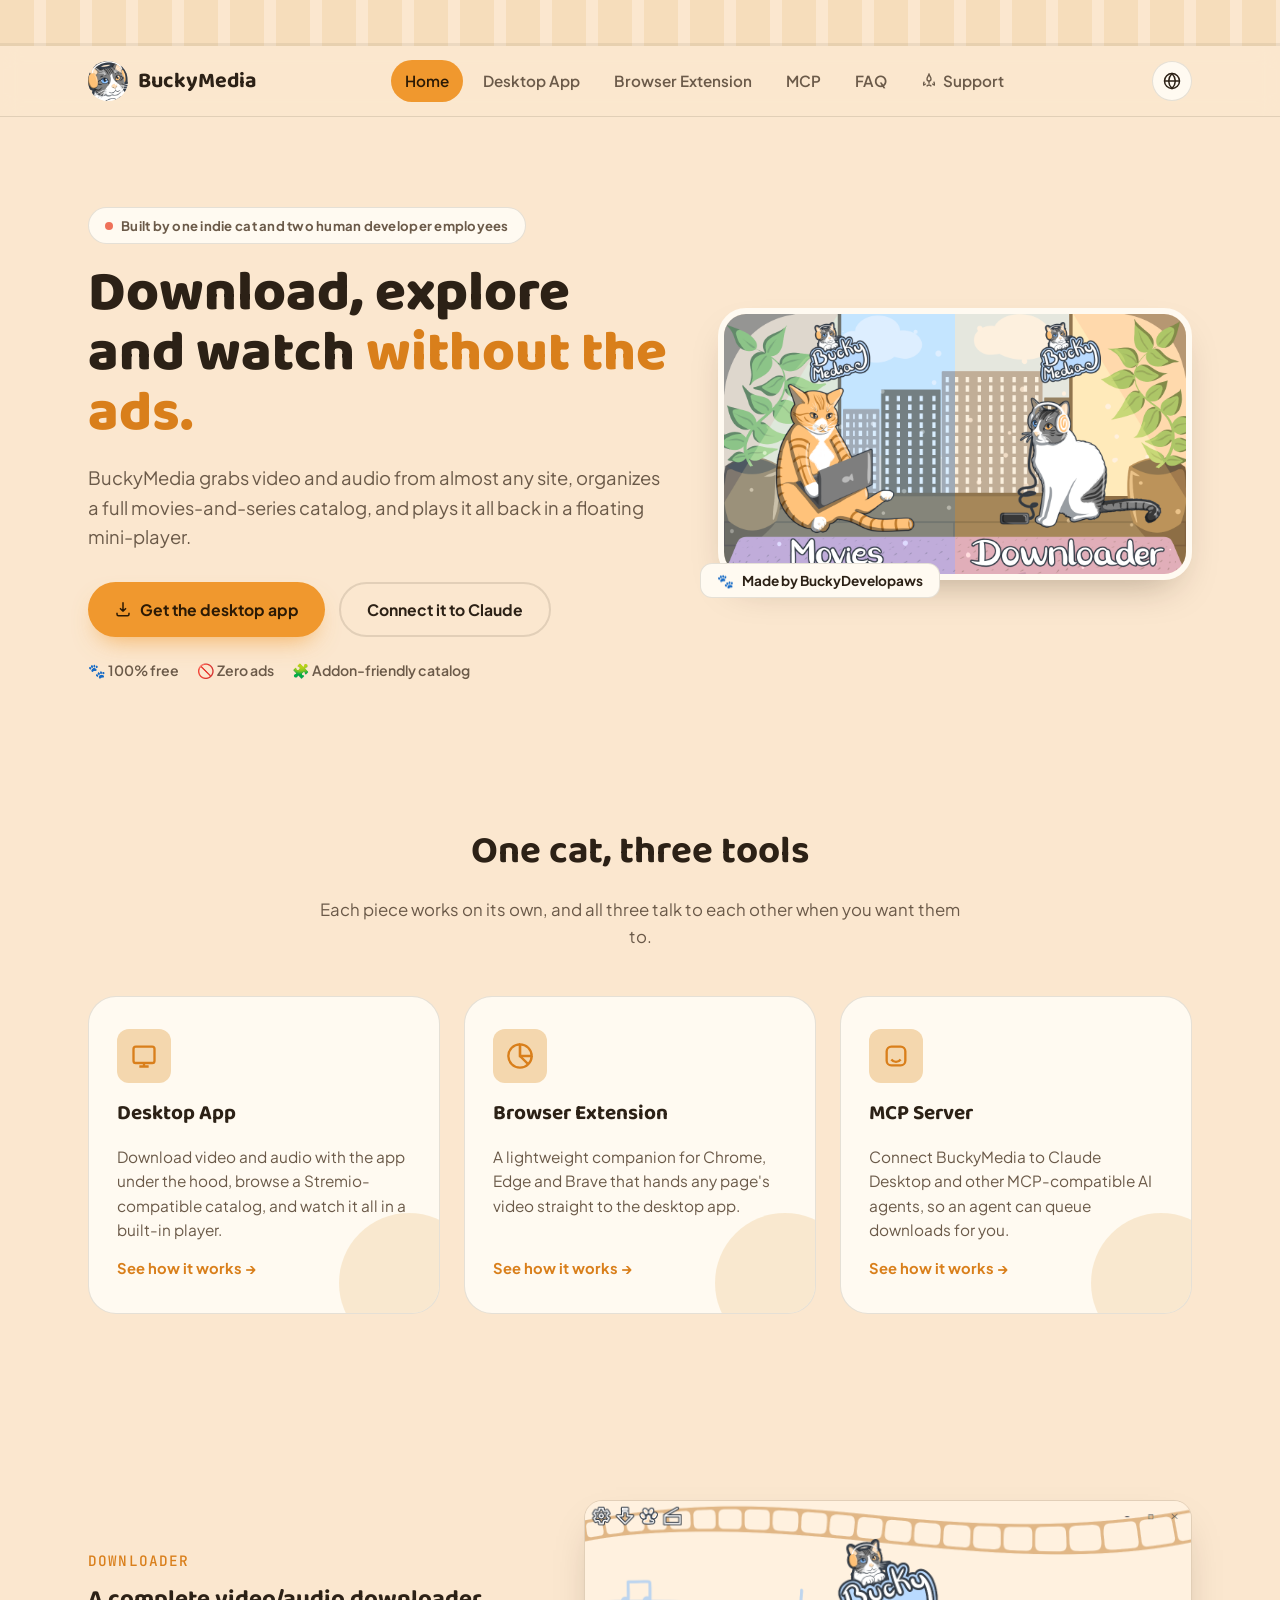
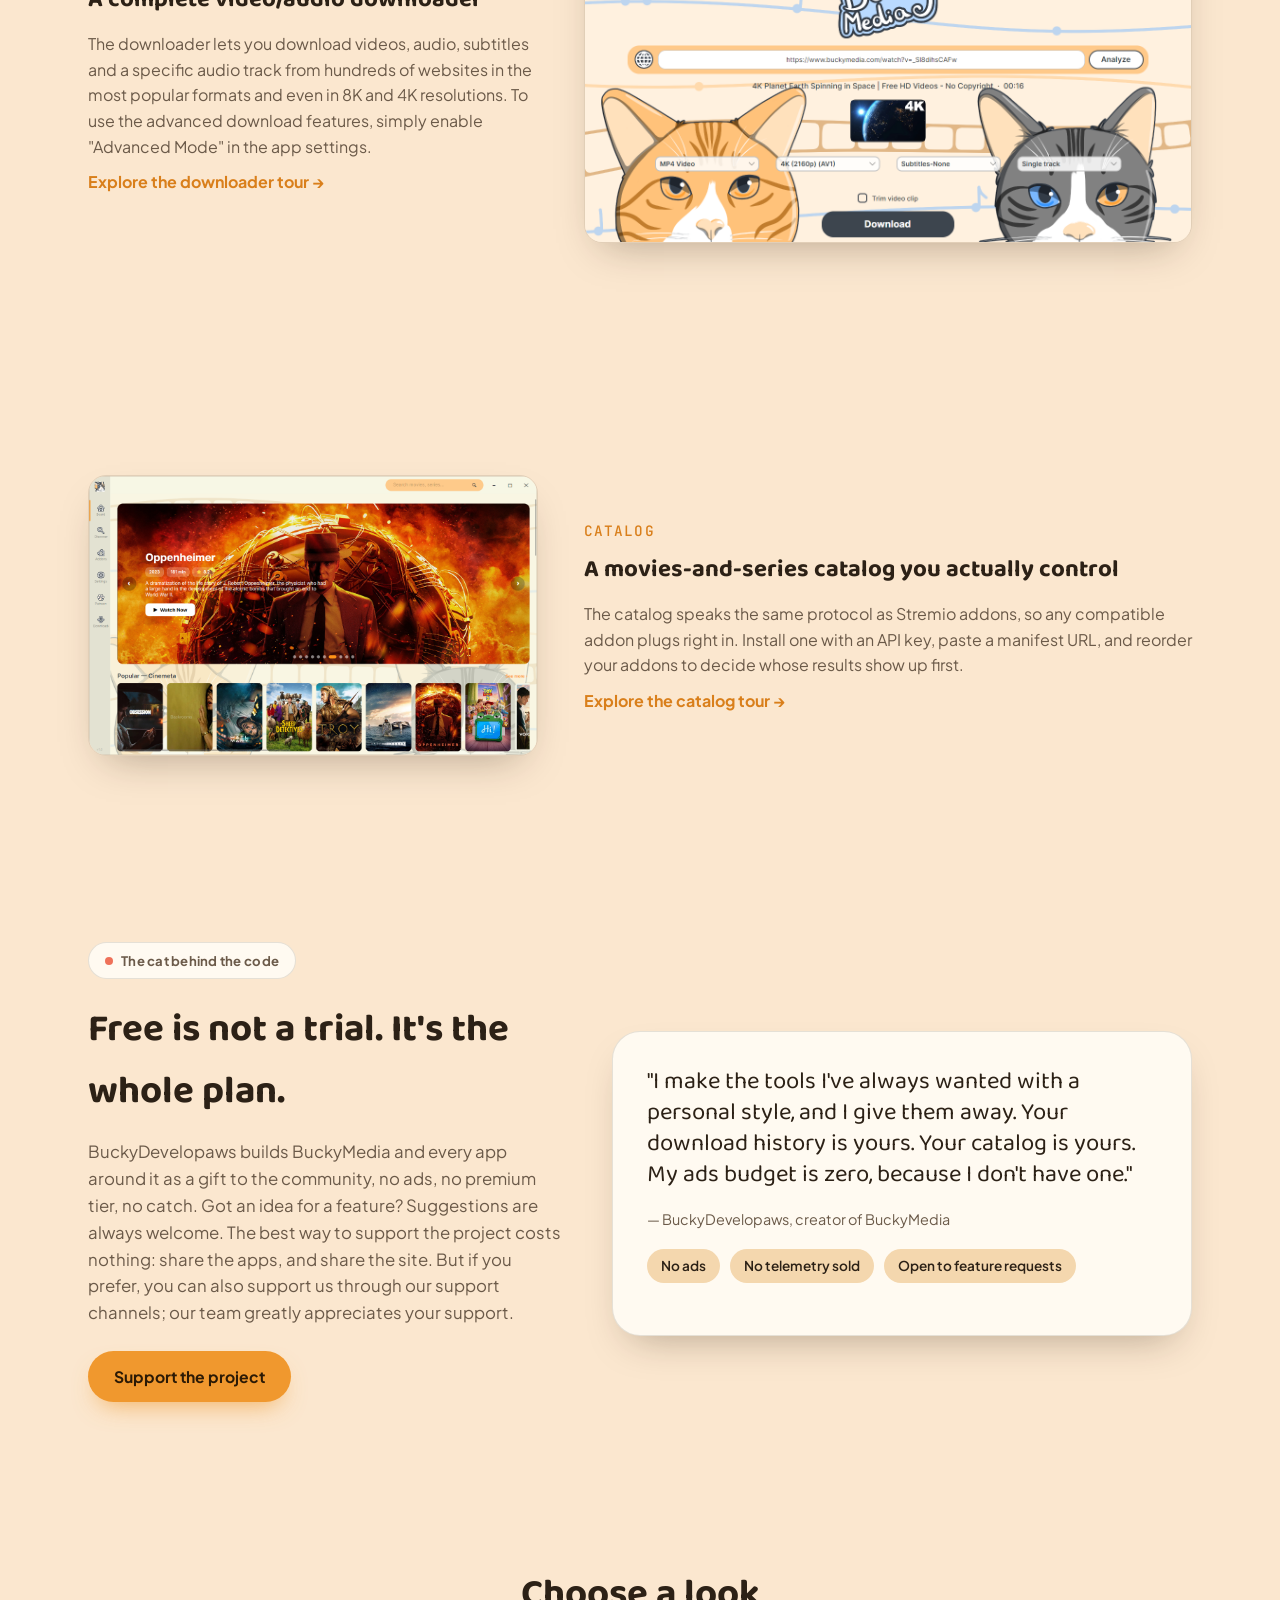
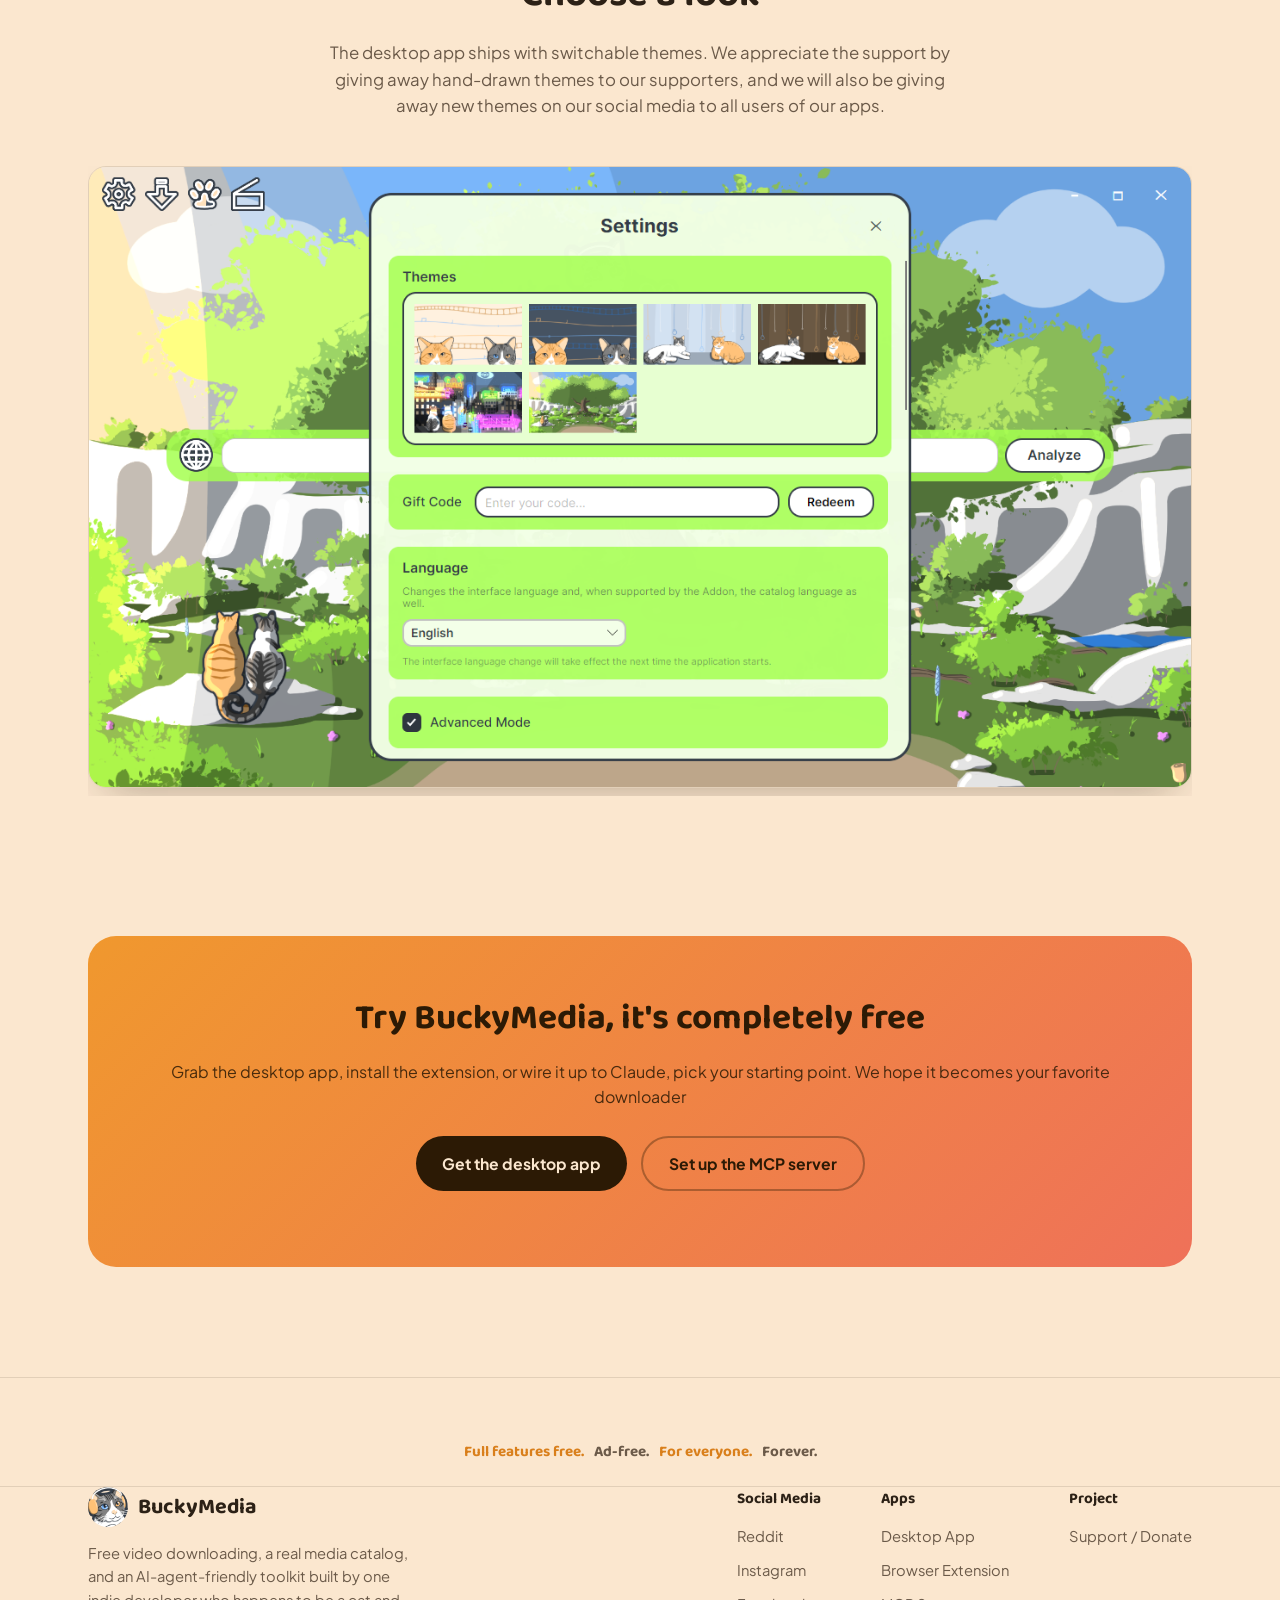
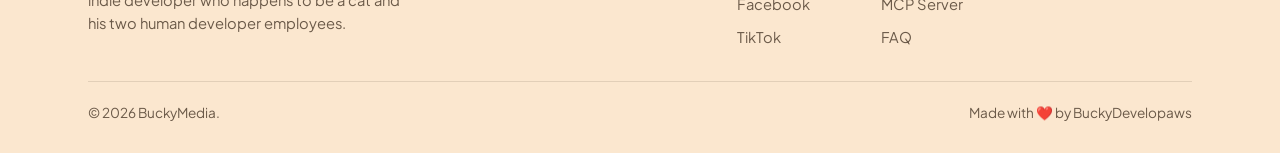
<file: index.html>
<!DOCTYPE html>
<html lang="en">
<head>
<meta charset="UTF-8">
<meta name="viewport" content="width=device-width, initial-scale=1.0">
<title>BuckyMedia — Free downloader, catalog and player, made by an indie cat</title>
<meta name="description" content="BuckyMedia is a free video downloader, a Stremio-protocol media catalog, a built-in browser and player, a browser extension, and an MCP server for AI agents. No ads, ever.">
<link rel="icon" type="image/png" href="assets/img/favicon-32.png">
<link rel="icon" type="image/png" sizes="48x48" href="/assets/img/favicon-48.png">
<link rel="icon" type="image/png" sizes="192x192" href="/assets/img/favicon-192.png">
<link rel="preconnect" href="https://fonts.googleapis.com">
<link rel="stylesheet" href="assets/css/style.css">
</head>
<body>

<div class="filmstrip"></div>

<header class="site-header">
  <div class="wrap">
    <a href="https://buckymedia.com/" class="brand">
      <img src="assets/img/favicon-256.png" alt="BuckyMedia logo">
      BuckyMedia
    </a>
    <nav class="main-nav">
      <a href="https://buckymedia.com/" class="current">Home</a>
      <a href="https://buckymedia.com/desktop-app">Desktop App</a>
      <a href="https://buckymedia.com/browser-extension">Browser Extension</a>
      <a href="https://buckymedia.com/mcp">MCP</a>
      <a href="https://buckymedia.com/faq">FAQ</a>
      <a href="https://buckydevelopaws.github.io/" target="_blank" rel="noopener" class="support-link">
        <svg width="16" height="16" viewBox="0 0 24 24" fill="none" stroke="currentColor" stroke-width="2"><path d="M12 2c-1 3-3 4-3 7a3 3 0 0 0 6 0c0-3-2-4-3-7Z"/><path d="M5 13c-1.2 1.6-1.5 3-1 5 1.3-.3 2.4-1 3-2"/><path d="M19 13c1.2 1.6 1.5 3 1 5-1.3-.3-2.4-1-3-2"/><path d="M12 12v4"/><path d="M8.5 20c1-1.6 2-2 3.5-2s2.5.4 3.5 2"/></svg>
        Support
      </a>
    </nav>
    <div class="header-tools">
      <button class="lang-btn" aria-label="Change language" title="Change language">
        <svg viewBox="0 0 24 24" fill="none" stroke="currentColor" stroke-width="1.8"><circle cx="12" cy="12" r="9"/><path d="M3 12h18M12 3c2.5 2.7 4 6 4 9s-1.5 6.3-4 9c-2.5-2.7-4-6-4-9s1.5-6.3 4-9Z"/></svg>
      </button>      
      <button class="nav-toggle" aria-label="Open menu">
        <svg viewBox="0 0 24 24" fill="none" stroke="currentColor" stroke-width="2"><path d="M4 7h16M4 12h16M4 17h16"/></svg>
      </button>
      <div class="lang-popover">
        <p>Translate this page:</p>
        <div id="google_translate_element"></div>
      </div>
    </div>
  </div>
</header>

<main>

    <section class="hero">
        <div class="wrap">
            <div class="reveal in">
                <span class="eyebrow"><span class="dot"></span> Built by one indie cat and two human developer employees</span>
                <h1>Download, explore and watch <span class="accent">without the ads.</span></h1>
                <p class="lede">BuckyMedia grabs video and audio from almost any site, organizes a full movies-and-series catalog, and plays it all back in a floating mini-player.</p>
                <div class="hero-actions">
                    <a href="https://github.com/BuckyMedia-Apps/desktop/releases/latest/download/BuckyMedia-win-Setup.exe" class="btn btn-primary">
                        <svg width="18" height="18" viewBox="0 0 24 24" fill="none" stroke="currentColor" stroke-width="2"><path d="M12 3v12m0 0 4-4m-4 4-4-4M4 17v2a2 2 0 0 0 2 2h12a2 2 0 0 0 2-2v-2" /></svg>
                        Get the desktop app
                    </a>
                    <a href="https://buckymedia.com/mcp" class="btn btn-ghost">Connect it to Claude</a>
                </div>
                <div class="hero-badges">
                    <span>🐾 100% free</span>
                    <span>🚫 Zero ads</span>
                    <span>🧩 Addon-friendly catalog</span>
                </div>
            </div>
            <div class="hero-art reveal">
                <img src="assets/img/D-Step-L.png" alt="BuckyMedia Launcher screen, to choose between the downloader and the catalog">
                <div class="float-tag"><span class="paw">🐾</span> Made by BuckyDevelopaws</div>
            </div>
        </div>
    </section>

    <section id="apps">
        <div class="wrap">
            <div class="section-head reveal">
                <h2>One cat, three tools</h2>
                <p>Each piece works on its own, and all three talk to each other when you want them to.</p>
            </div>
            <div class="app-grid">
                <a href="https://buckymedia.com/desktop-app" class="app-card reveal">
                    <div class="icon">
                        <svg viewBox="0 0 24 24" fill="none" stroke="currentColor" stroke-width="2"><rect x="3" y="4" width="18" height="14" rx="2" /><path d="M8 21h8M12 18v3" /></svg>
                    </div>
                    <h3>Desktop App</h3>
                    <p>Download video and audio with the app under the hood, browse a Stremio-compatible catalog, and watch it all in a built-in player.</p>
                    <span class="card-link">See how it works →</span>
                </a>
                <a href="https://buckymedia.com/browser-extension" class="app-card reveal">
                    <div class="icon">
                        <svg viewBox="0 0 24 24" fill="none" stroke="currentColor" stroke-width="2"><path d="M12 2a10 10 0 1 0 10 10" /><path d="M12 2v10l7 7" /><path d="M12 2a10 10 0 0 1 10 10h-10Z" /></svg>
                    </div>
                    <h3>Browser Extension</h3>
                    <p>A lightweight companion for Chrome, Edge and Brave that hands any page's video straight to the desktop app.</p>
                    <span class="card-link">See how it works →</span>
                </a>
                <a href="https://buckymedia.com/mcp" class="app-card reveal">
                    <div class="icon">
                        <svg viewBox="0 0 24 24" fill="none" stroke="currentColor" stroke-width="2"><rect x="4" y="4" width="16" height="16" rx="4" /><path d="M9 9h.01M15 9h.01M8 15c1 1.3 2.3 2 4 2s3-.7 4-2" /></svg>
                    </div>
                    <h3>MCP Server</h3>
                    <p>Connect BuckyMedia to Claude Desktop and other MCP-compatible AI agents, so an agent can queue downloads for you.</p>
                    <span class="card-link">See how it works →</span>
                </a>
            </div>
        </div>
    </section>

    <section id="catalog-preview">
        <div class="wrap">
            <div class="step reverse">
                <div class="step-media reveal">
                    <img src="assets/img/D-Step-p01.png" alt="BuckyMedia catalog showing featured titles and popular picks">
                </div>
                <div class="reveal">
                    <span class="step-num">DOWNLOADER</span>
                    <h3>A complete video/audio downloader</h3>
                    <p>The downloader lets you download videos, audio, subtitles and a specific audio track from hundreds of websites in the most popular formats and even in 8K and 4K resolutions. To use the advanced download features, simply enable "Advanced Mode" in the app settings.</p>
                    <a href="https://buckymedia.com/desktop-app#downloader" class="card-link" style="text-decoration:none; font-weight:700; color:var(--orange-dark);">Explore the downloader tour →</a>
                </div>
            </div>
        </div>
    </section>


    <section id="catalog-preview">
        <div class="wrap">
            <div class="step">
                <div class="step-media reveal">
                    <img src="assets/img/M-Step-02.png" alt="BuckyMedia catalog showing featured titles and popular picks">
                </div>
                <div class="reveal">
                    <span class="step-num">CATALOG</span>
                    <h3>A movies-and-series catalog you actually control</h3>
                    <p>The catalog speaks the same protocol as Stremio addons, so any compatible addon plugs right in. Install one with an API key, paste a manifest URL, and reorder your addons to decide whose results show up first.</p>
                    <a href="https://buckymedia.com/desktop-app#catalog" class="card-link" style="text-decoration:none; font-weight:700; color:var(--orange-dark);">Explore the catalog tour →</a>
                </div>
            </div>
        </div>
    </section>

    <section id="why-free">
        <div class="wrap">
            <div class="philosophy">
                <div class="reveal">
                    <span class="eyebrow"><span class="dot"></span> The cat behind the code</span>
                    <h2 style="font-family: var(--font-display); font-size: clamp(1.8rem, 3vw, 2.4rem); margin: 0 0 16px;">Free is not a trial. It's the whole plan.</h2>
                    <p style="color: var(--ink-soft); font-size: 1.05rem;">BuckyDevelopaws builds BuckyMedia and every app around it as a gift to the community, no ads, no premium tier, no catch. Got an idea for a feature? Suggestions are always welcome. The best way to support the project costs nothing: share the apps, and share the site. But if you prefer, you can also support us through our support channels; our team greatly appreciates your support.</p>
                    <div class="hero-actions" style="margin-top:24px;">
                        <a href="https://buckydevelopaws.github.io/" target="_blank" rel="noopener" class="btn btn-primary">Support the project</a>
                    </div>
                </div>
                <div class="signature-card reveal">
                    <blockquote>"I make the tools I've always wanted with a personal style, and I give them away. Your download history is yours. Your catalog is yours. My ads budget is zero, because I don't have one."</blockquote>
                    <cite>— BuckyDevelopaws, creator of BuckyMedia</cite>
                    <div class="pill-row">
                        <span class="pill">No ads</span>
                        <span class="pill">No telemetry sold</span>
                        <span class="pill">Open to feature requests</span>
                    </div>
                </div>
            </div>
        </div>
    </section>

    <section id="themes">
        <div class="wrap">
            <div class="section-head reveal">
                <h2>Choose a look</h2>
                <p>The desktop app ships with switchable themes. We appreciate the support by giving away hand-drawn themes to our supporters, and we will also be giving away new themes on our social media to all users of our apps.</p>
            </div>
            <div class="theme-strip reveal">
                <img src="assets/img/S-Step-02.png" alt="Forest theme applied to the settings window" style="border-radius: var(--radius-md); border: 1px solid var(--line); box-shadow: var(--shadow);">
            </div>
        </div>
    </section>

    <section id="cta">
        <div class="wrap">
            <div class="cta-band reveal">
                <h2>Try BuckyMedia, it's completely free</h2>
                <p>Grab the desktop app, install the extension, or wire it up to Claude, pick your starting point. We hope it becomes your favorite downloader</p>
                <div class="hero-actions" style="justify-content:center;">
                    <a href="https://github.com/BuckyMedia-Apps/desktop/releases/latest/download/BuckyMedia-win-Setup.exe" class="btn" style="background:#2c1a05; color:#fbe7cf;">Get the desktop app</a>
                    <a href="https://buckymedia.com/mcp" class="btn btn-ghost">Set up the MCP server</a>
                </div>
            </div>
        </div>
    </section>

</main>

<footer class="site-footer">
  <div class="tagline-strip"><span>Full features free.</span><span>Ad-free.</span><span>For everyone.</span><span>Forever.</span></div>
  <div class="wrap">
    <div class="footer-top">
      <div class="footer-brand">
        <a href="https://buckymedia.com/" class="brand">
          <img src="assets/img/favicon-256.png" alt="BuckyMedia logo">
          BuckyMedia
        </a>
        <p>Free video downloading, a real media catalog, and an AI-agent-friendly toolkit built by one indie developer who happens to be a cat and his two human developer employees.</p>
      </div>
      <div class="footer-links">
          <div>
              <h4>Social Media</h4>
              <ul>
                  <li><a href="https://www.reddit.com/r/BuckyMedia/" target="_blank" rel="noopener">Reddit</a></li>
                  <li><a href="https://www.instagram.com/buckymedia_official" target="_blank" rel="noopener">Instagram</a></li>
                  <li><a href="https://www.facebook.com/people/BuckyMedia/61592142214994/" target="_blank" rel="noopener">Facebook</a></li>
                  <li><a href="https://www.tiktok.com/@buckymedia" target="_blank" rel="noopener">TikTok</a></li>
              </ul>
          </div>
          <div>
              <h4>Apps</h4>
              <ul>
                  <li><a href="https://buckymedia.com/desktop-app">Desktop App</a></li>
                  <li><a href="https://buckymedia.com/browser-extension">Browser Extension</a></li>
                  <li><a href="https://buckymedia.com/mcp">MCP Server</a></li>
                  <li><a href="https://buckymedia.com/faq">FAQ</a></li>
              </ul>
          </div>
          <div>
              <h4>Project</h4>
              <ul>
                  <li><a href="https://buckydevelopaws.github.io/" target="_blank" rel="noopener">Support / Donate</a></li>
              </ul>
          </div>
      </div>
    </div>
    <div class="footer-bottom">
      <span>© <span id="year"></span> BuckyMedia.</span>
      <span>Made with ❤️ by BuckyDevelopaws</span>
    </div>
  </div>
</footer>

<script src="https://translate.google.com/translate_a/element.js?cb=googleTranslateElementInit"></script>
<script src="assets/js/main.js"></script>
<script>document.getElementById("year").textContent = new Date().getFullYear();</script>
</body>
</html>
</file>
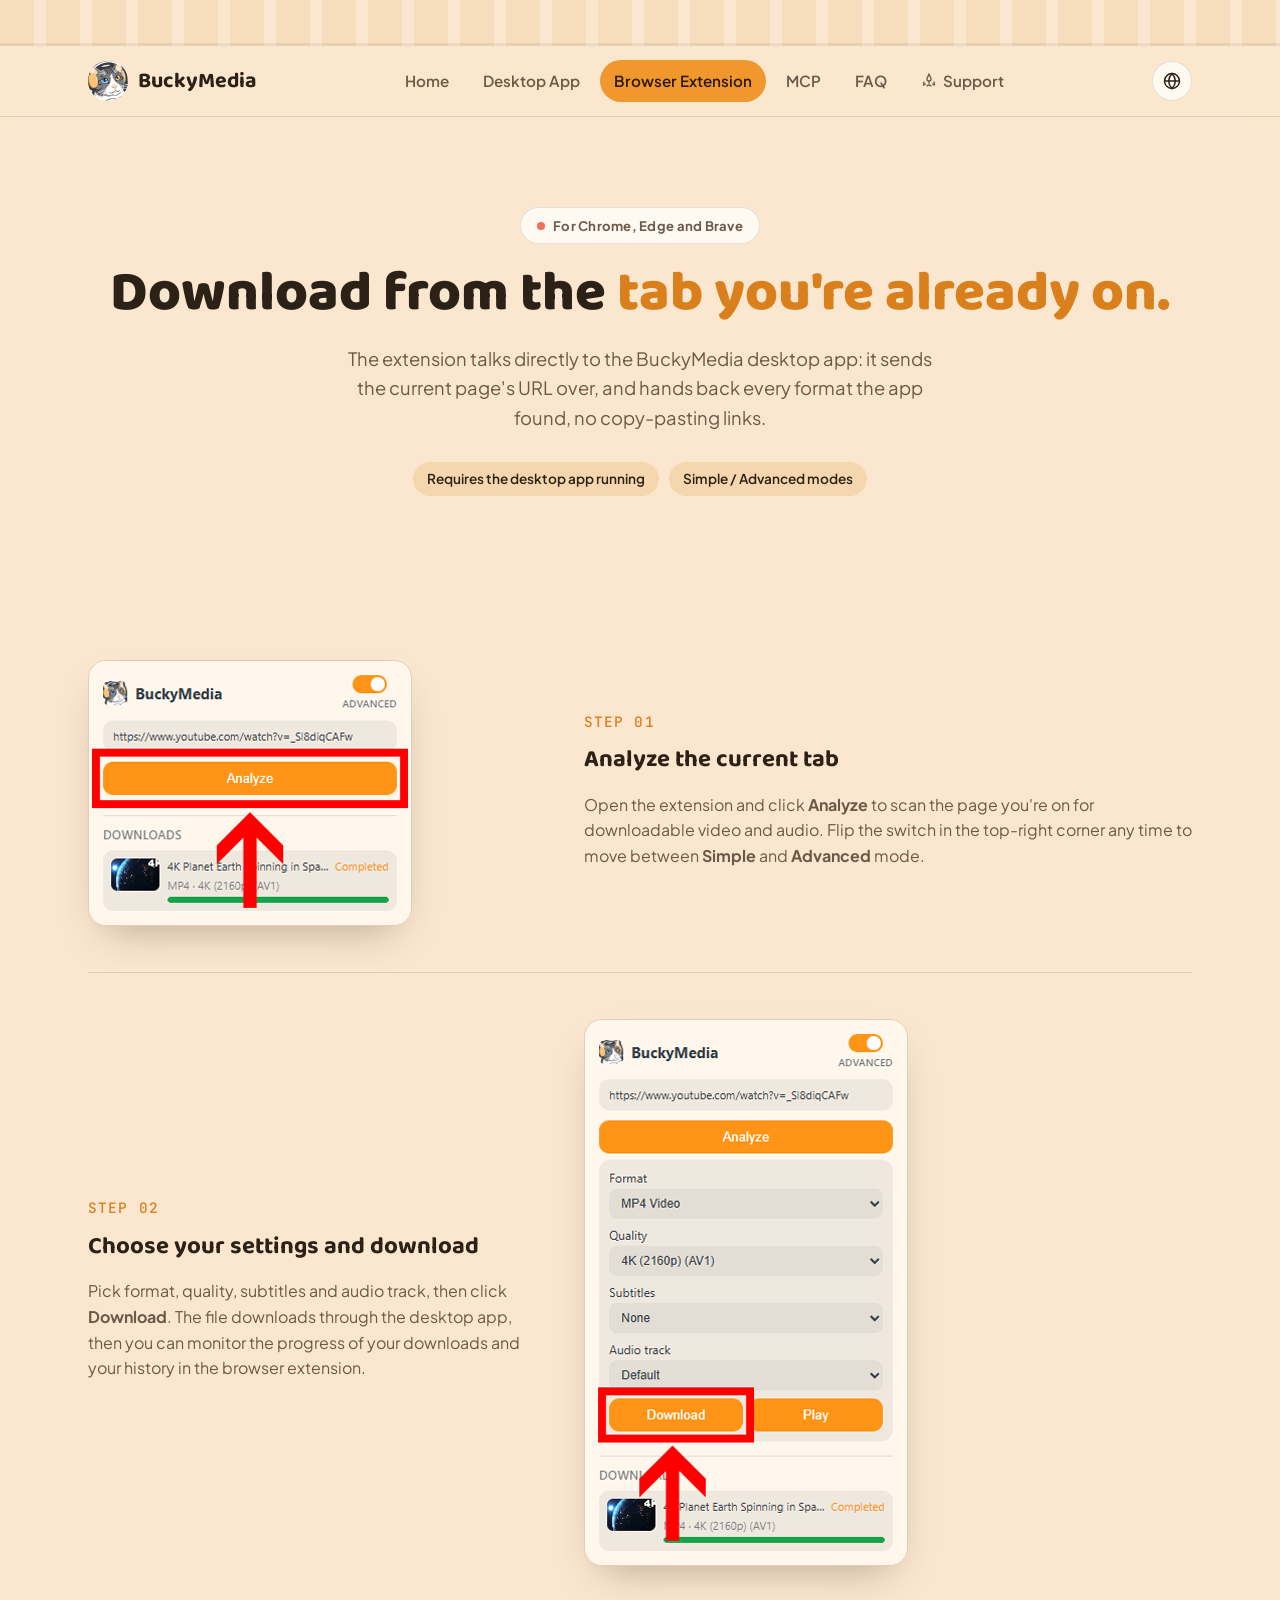
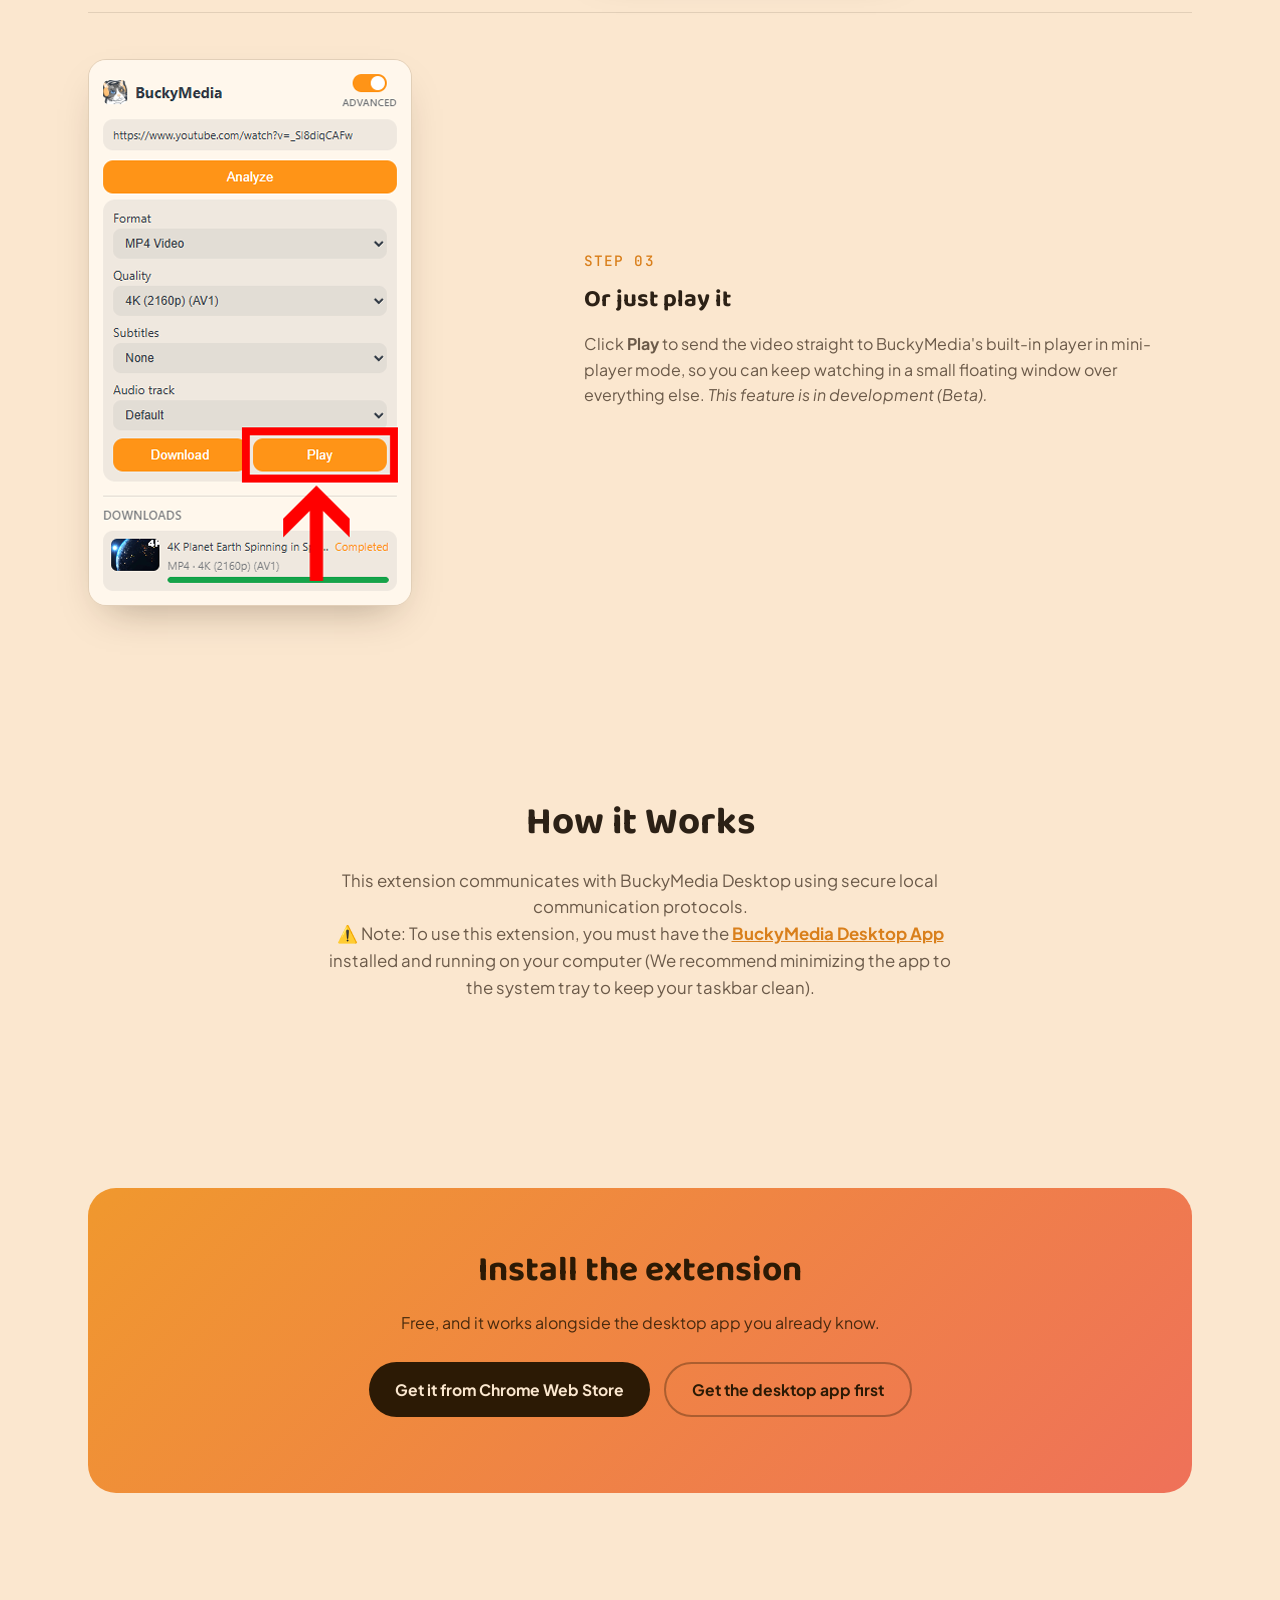
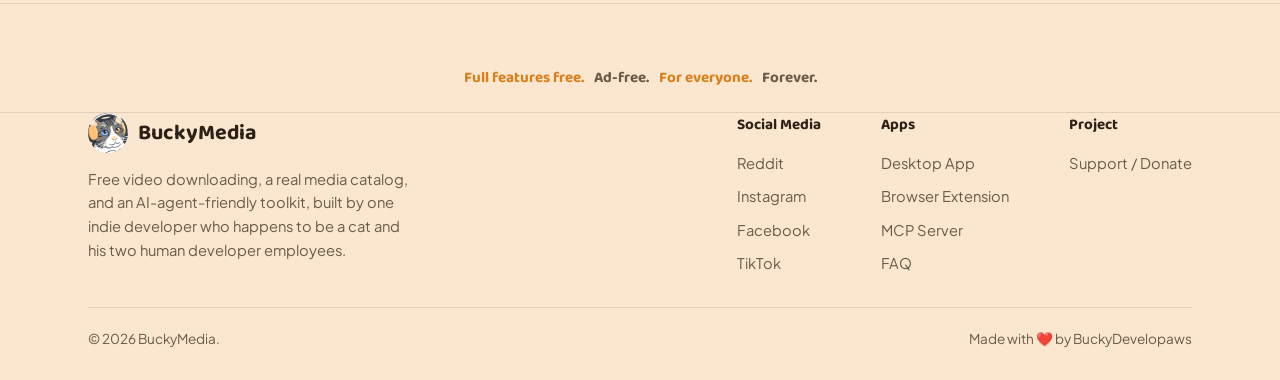
<file: browser-extension.html>
<!DOCTYPE html>
<html lang="en">
<head>
<meta charset="UTF-8">
<meta name="viewport" content="width=device-width, initial-scale=1.0">
<title>Browser Extension — BuckyMedia</title>
<meta name="description" content="The BuckyMedia browser extension for Chrome, Edge and Brave: analyze the current tab, configure your download, and play video in the mini-player.">
<link rel="icon" type="image/png" href="assets/img/favicon-32.png">
<link rel="icon" type="image/png" sizes="48x48" href="/assets/img/favicon-48.png">
<link rel="icon" type="image/png" sizes="192x192" href="/assets/img/favicon-192.png">
<link rel="preconnect" href="https://fonts.googleapis.com">
<link rel="stylesheet" href="assets/css/style.css">
</head>
<body>

<div class="filmstrip"></div>

<header class="site-header">
  <div class="wrap">
    <a href="https://buckymedia.com/" class="brand">
      <img src="assets/img/favicon-256.png" alt="BuckyMedia logo">
      BuckyMedia
    </a>
    <nav class="main-nav">
      <a href="https://buckymedia.com/">Home</a>
      <a href="https://buckymedia.com/desktop-app">Desktop App</a>
      <a href="https://buckymedia.com/browser-extension" class="current">Browser Extension</a>
      <a href="https://buckymedia.com/mcp">MCP</a>
      <a href="https://buckymedia.com/faq">FAQ</a>
      <a href="https://buckydevelopaws.github.io/" target="_blank" rel="noopener" class="support-link">
        <svg width="16" height="16" viewBox="0 0 24 24" fill="none" stroke="currentColor" stroke-width="2"><path d="M12 2c-1 3-3 4-3 7a3 3 0 0 0 6 0c0-3-2-4-3-7Z"/><path d="M5 13c-1.2 1.6-1.5 3-1 5 1.3-.3 2.4-1 3-2"/><path d="M19 13c1.2 1.6 1.5 3 1 5-1.3-.3-2.4-1-3-2"/><path d="M12 12v4"/><path d="M8.5 20c1-1.6 2-2 3.5-2s2.5.4 3.5 2"/></svg>
        Support
      </a>
    </nav>
    <div class="header-tools">
      <button class="lang-btn" aria-label="Change language" title="Change language">
        <svg viewBox="0 0 24 24" fill="none" stroke="currentColor" stroke-width="1.8"><circle cx="12" cy="12" r="9"/><path d="M3 12h18M12 3c2.5 2.7 4 6 4 9s-1.5 6.3-4 9c-2.5-2.7-4-6-4-9s1.5-6.3 4-9Z"/></svg>
      </button>
      <button class="nav-toggle" aria-label="Open menu">
        <svg viewBox="0 0 24 24" fill="none" stroke="currentColor" stroke-width="2"><path d="M4 7h16M4 12h16M4 17h16"/></svg>
      </button>
      <div class="lang-popover">
        <p>Translate this page:</p>
        <div id="google_translate_element"></div>
      </div>
    </div>
  </div>
</header>

<main>

  <section class="hero" style="padding-bottom: 30px;">
    <div class="wrap" style="grid-template-columns: 1fr; text-align:center;">
      <div class="reveal in" style="margin: 0 auto;">
        <span class="eyebrow"><span class="dot"></span> For Chrome, Edge and Brave</span>
        <h1>Download from the <span class="accent">tab you're already on.</span></h1>
        <p class="lede" style="margin-left:auto; margin-right:auto;">The extension talks directly to the BuckyMedia desktop app: it sends the current page's URL over, and hands back every format the app found, no copy-pasting links.</p>
        <div class="pill-row" style="justify-content:center;">
          <span class="pill">Requires the desktop app running</span>
          <span class="pill">Simple / Advanced modes</span>
        </div>
      </div>
    </div>
  </section>

  <section>
    <div class="wrap">

      <div class="step">
        <div class="step-media reveal">
          <img src="assets/img/E-Step-01.png" alt="Extension panel with the analyze button highlighted">
        </div>
        <div class="reveal">
          <span class="step-num">STEP 01</span>
          <h3>Analyze the current tab</h3>
          <p>Open the extension and click <strong>Analyze</strong> to scan the page you're on for downloadable video and audio. Flip the switch in the top-right corner any time to move between <strong>Simple</strong> and <strong>Advanced</strong> mode.</p>
        </div>
      </div>

      <div class="step reverse">
        <div class="step-media reveal">
          <img src="assets/img/E-Step-02.png" alt="Extension panel showing format, quality, subtitles and audio track options with the download button highlighted">
        </div>
        <div class="reveal">
          <span class="step-num">STEP 02</span>
          <h3>Choose your settings and download</h3>
          <p>Pick format, quality, subtitles and audio track, then click <strong>Download</strong>. The file downloads through the desktop app, then you can monitor the progress of your downloads and your history in the browser extension.</p>
        </div>
      </div>

      <div class="step">
        <div class="step-media reveal">
          <img src="assets/img/E-Step-03.png" alt="Extension panel with the play button highlighted">
        </div>
        <div class="reveal">
          <span class="step-num">STEP 03</span>
          <h3>Or just play it</h3>
          <p>Click <strong>Play</strong> to send the video straight to BuckyMedia's built-in player in mini-player mode, so you can keep watching in a small floating window over everything else. <em>This feature is in development (Beta).</em></p>
        </div>
      </div>

    </div>
  </section>

  <section id="themes">
      <div class="wrap">
          <div class="section-head reveal">
              <h2>How it Works</h2>
              <p>
                  This extension communicates with BuckyMedia Desktop using secure local communication protocols.                  
              </p>
              <p>
                  ⚠️ Note: To use this extension, you must have the <a href="https://buckymedia.com/desktop-app" rel="noopener" style="font-weight:700; color:var(--orange-dark);">BuckyMedia Desktop App</a> installed and running on your computer (We recommend minimizing the app to the system tray to keep your taskbar clean).
              </p>
          </div>
      </div>
  </section>

  <section id="cta">
    <div class="wrap">
      <div class="cta-band reveal">
        <h2>Install the extension</h2>
        <p>Free, and it works alongside the desktop app you already know.</p>
        <div class="hero-actions" style="justify-content:center;">
            <a href="https://chromewebstore.google.com/detail/buckymedia-extension/agnacacdaknkcocjphknaoioeldkplcp" target="_blank" rel="noopener" class="btn" style="background:#2c1a05; color:#fbe7cf;">Get it from Chrome Web Store</a>
          <a href="https://buckymedia.com/desktop-app" class="btn btn-ghost">Get the desktop app first</a>
        </div>
      </div>
    </div>
  </section>

</main>

<footer class="site-footer">
  <div class="tagline-strip"><span>Full features free.</span><span>Ad-free.</span><span>For everyone.</span><span>Forever.</span></div>
  <div class="wrap">
    <div class="footer-top">
      <div class="footer-brand">
        <a href="https://buckymedia.com/" class="brand">
          <img src="assets/img/favicon-256.png" alt="BuckyMedia logo">
          BuckyMedia
        </a>
        <p>Free video downloading, a real media catalog, and an AI-agent-friendly toolkit, built by one indie developer who happens to be a cat and his two human developer employees.</p>
      </div>
      <div class="footer-links">
          <div>
              <h4>Social Media</h4>
              <ul>
                  <li><a href="https://www.reddit.com/r/BuckyMedia/" target="_blank" rel="noopener">Reddit</a></li>
                  <li><a href="https://www.instagram.com/buckymedia_official" target="_blank" rel="noopener">Instagram</a></li>
                  <li><a href="https://www.facebook.com/people/BuckyMedia/61592142214994/" target="_blank" rel="noopener">Facebook</a></li>
                  <li><a href="https://www.tiktok.com/@buckymedia" target="_blank" rel="noopener">TikTok</a></li>
              </ul>
          </div>
          <div>
              <h4>Apps</h4>
              <ul>
                  <li><a href="https://buckymedia.com/desktop-app">Desktop App</a></li>
                  <li><a href="https://buckymedia.com/browser-extension">Browser Extension</a></li>
                  <li><a href="https://buckymedia.com/mcp">MCP Server</a></li>
                  <li><a href="https://buckymedia.com/faq">FAQ</a></li>
              </ul>
          </div>
          <div>
              <h4>Project</h4>
              <ul>
                  <li><a href="https://buckydevelopaws.github.io/" target="_blank" rel="noopener">Support / Donate</a></li>
              </ul>
          </div>
      </div>
    </div>
    <div class="footer-bottom">
      <span>© <span id="year"></span> BuckyMedia.</span>
      <span>Made with ❤️ by BuckyDevelopaws</span>
    </div>
  </div>
</footer>

<script src="https://translate.google.com/translate_a/element.js?cb=googleTranslateElementInit"></script>
<script src="assets/js/main.js"></script>
<script>document.getElementById("year").textContent = new Date().getFullYear();</script>
</body>
</html>
</file>
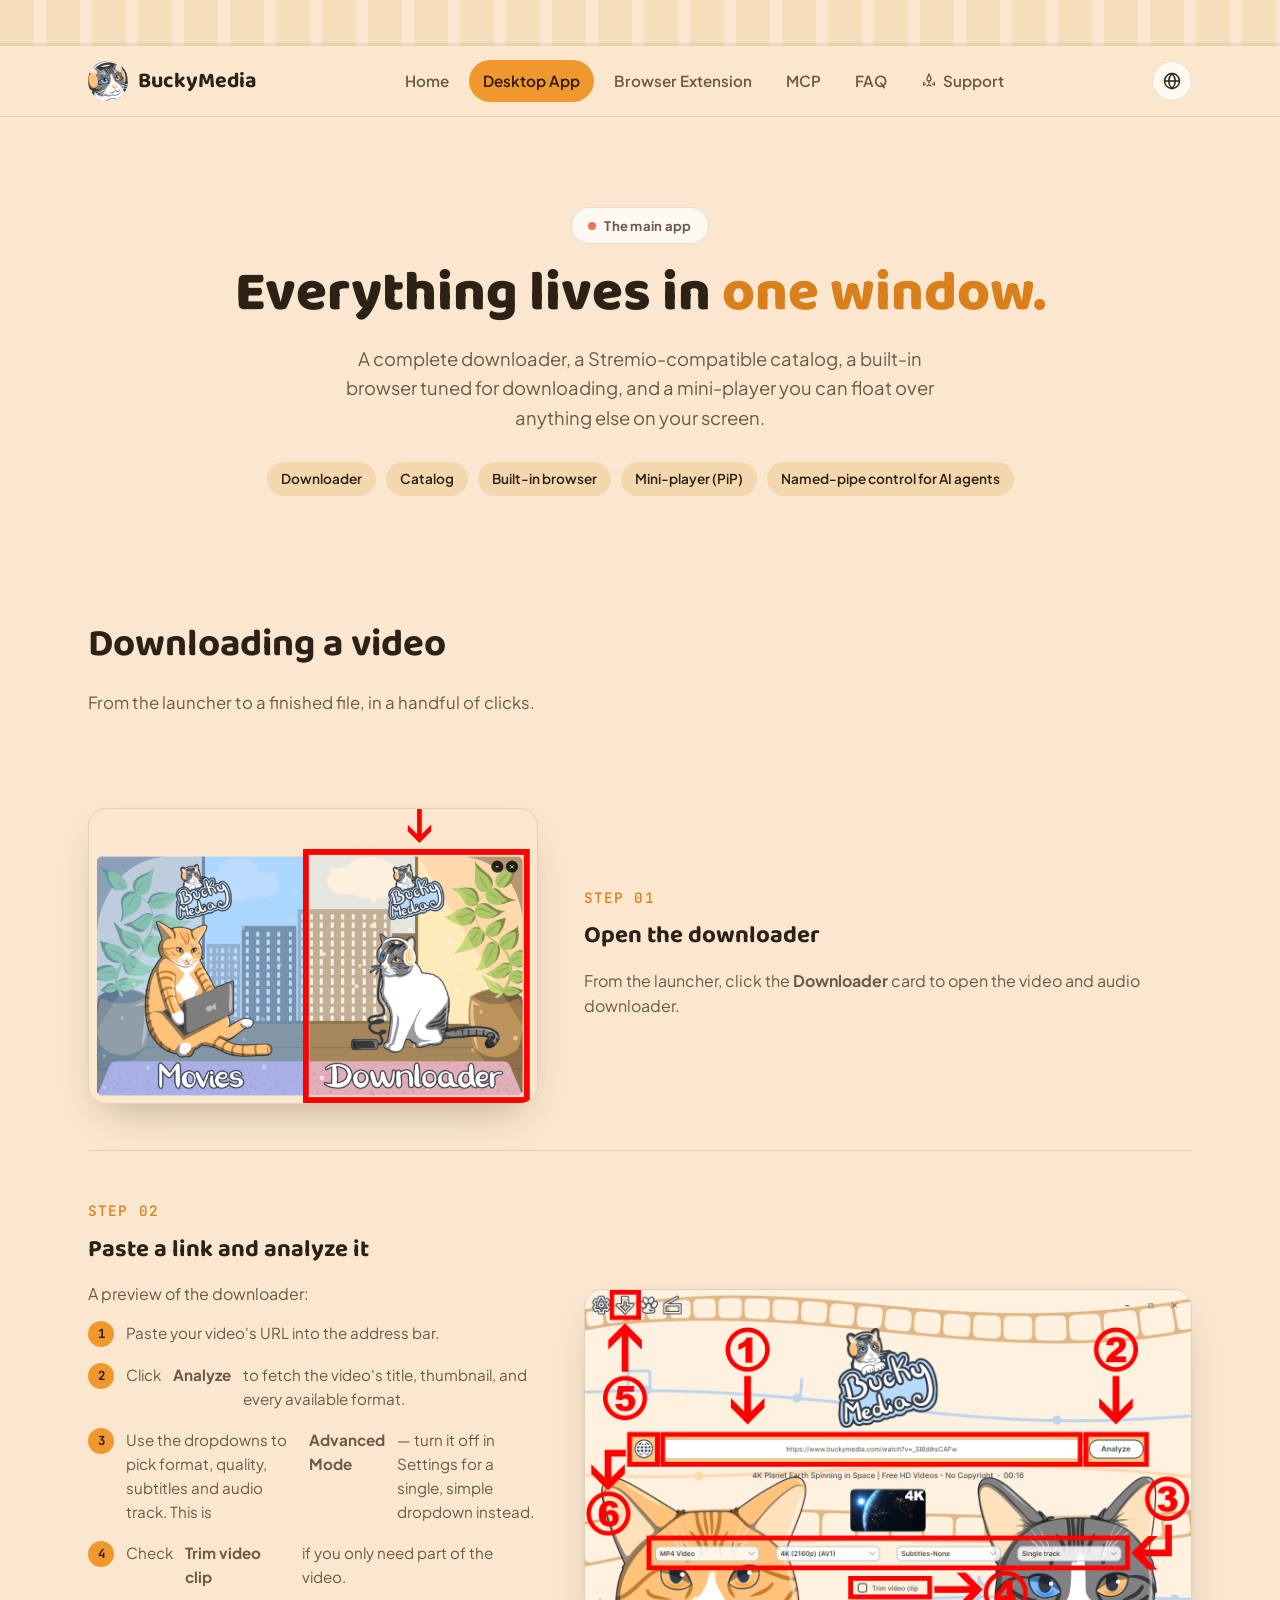
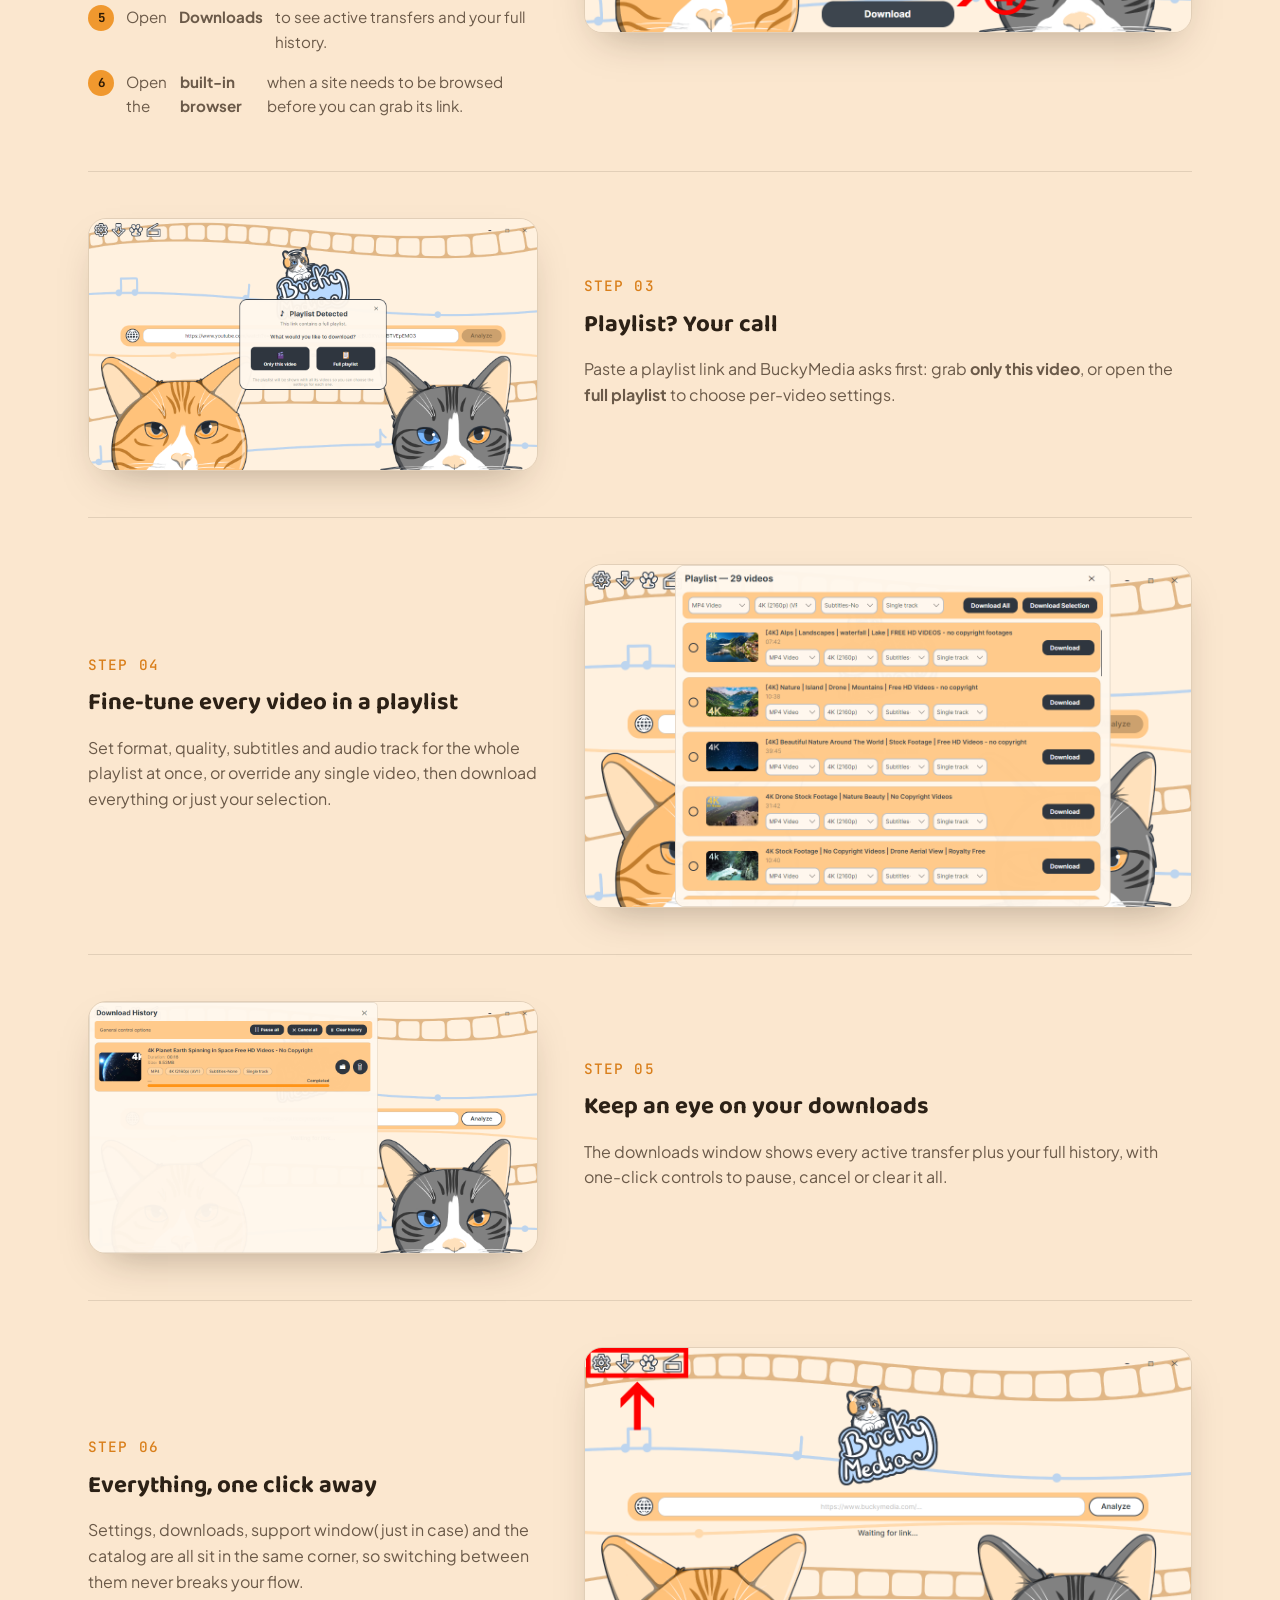
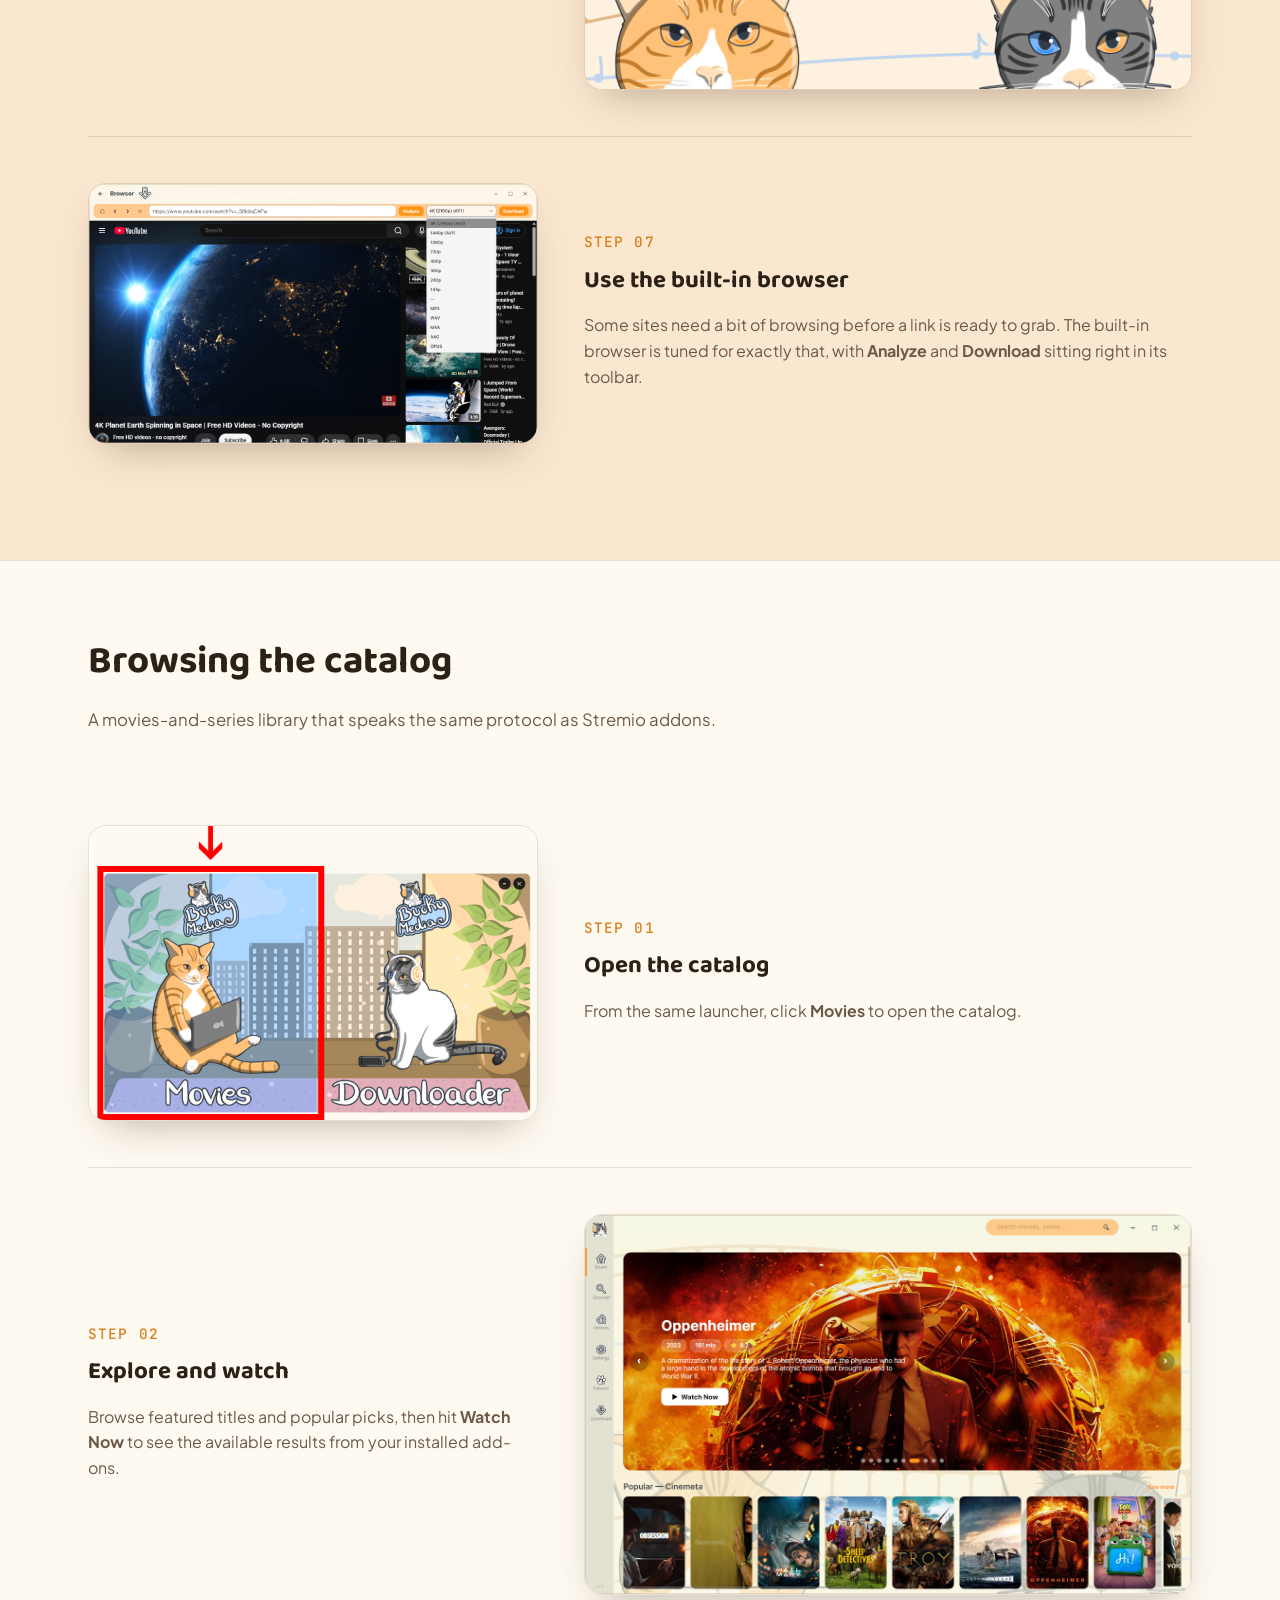
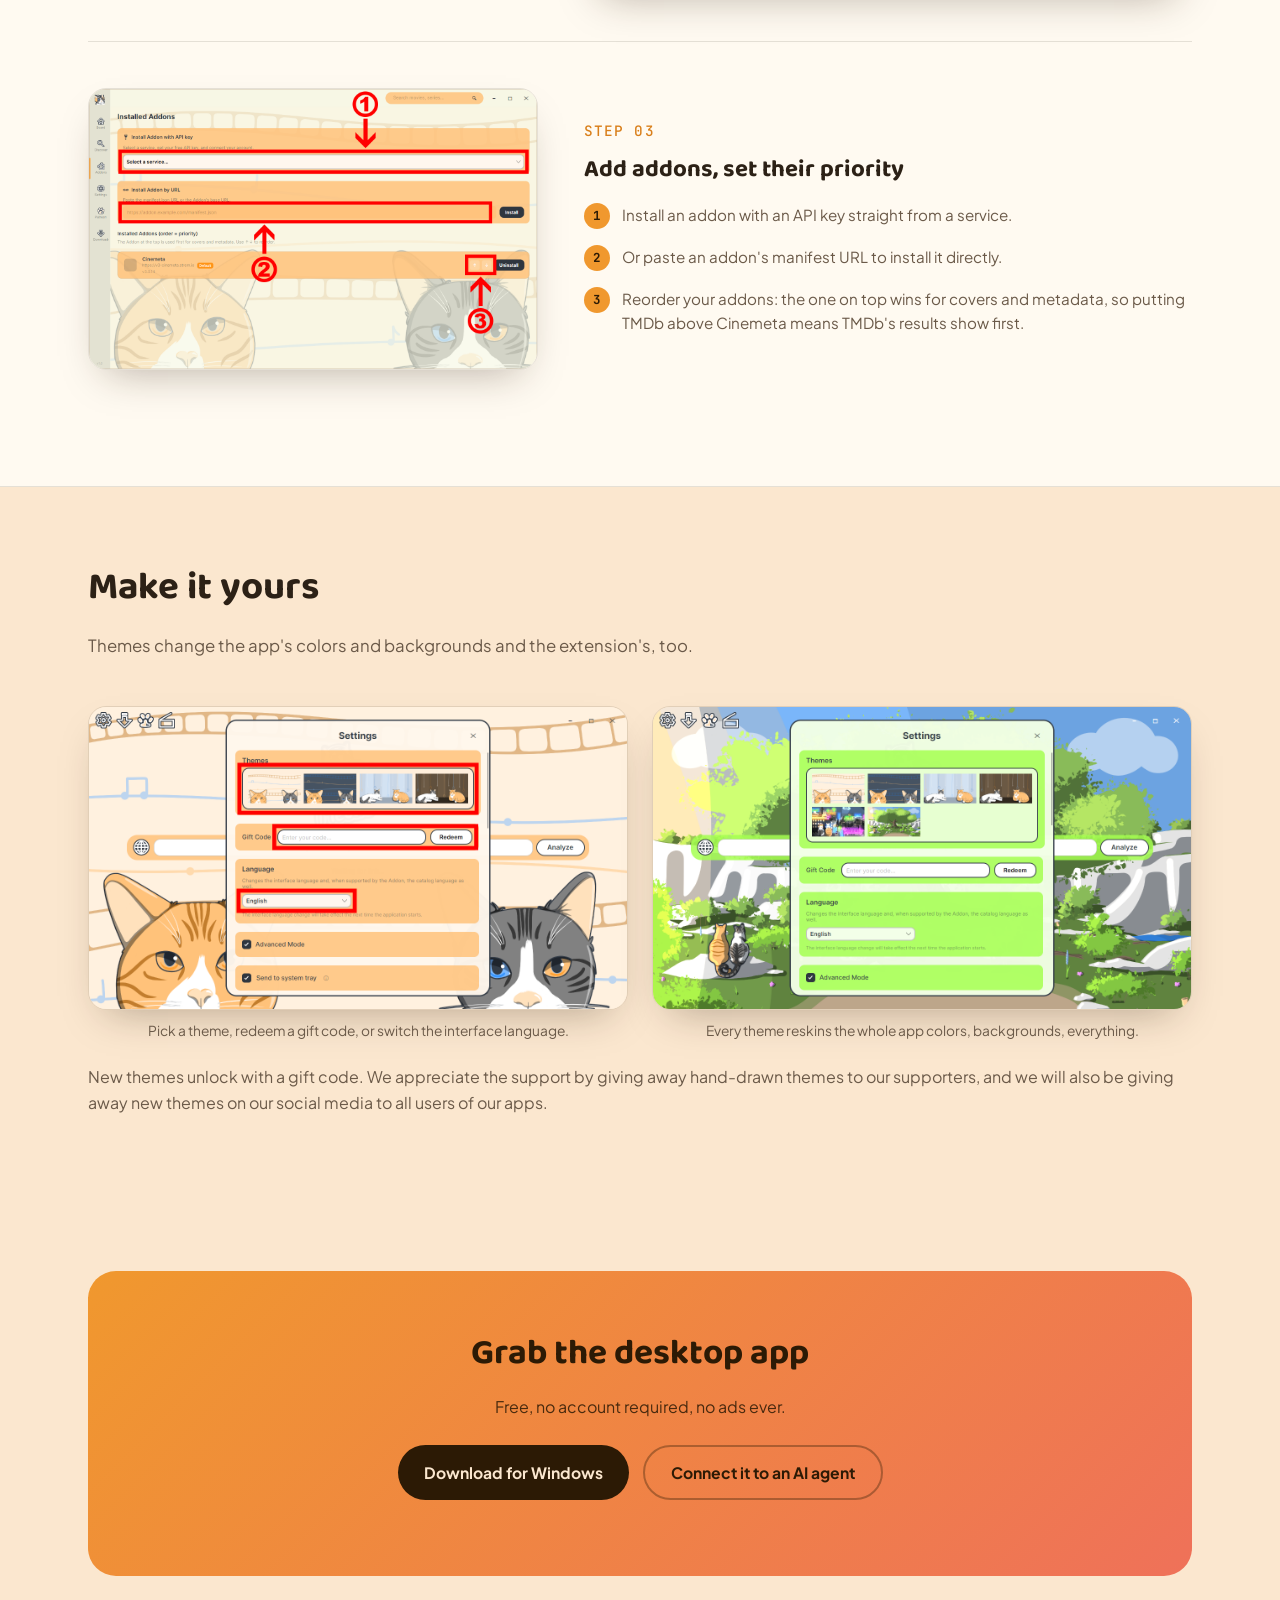
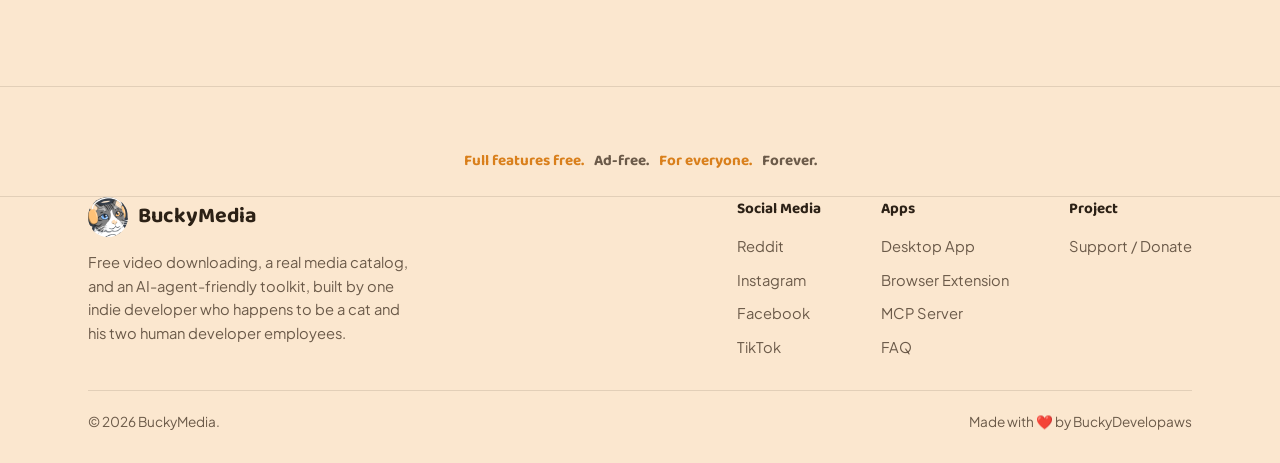
<file: desktop-app.html>
<!DOCTYPE html>
<html lang="en">
<head>
<meta charset="UTF-8">
<meta name="viewport" content="width=device-width, initial-scale=1.0">
<title>Desktop App — BuckyMedia</title>
<meta name="description" content="A tour of the BuckyMedia desktop app: download videos, browse a Stremio-compatible catalog, use the built-in browser and mini-player, and customize your setup.">
<link rel="icon" type="image/png" href="assets/img/favicon-32.png">
<link rel="icon" type="image/png" sizes="48x48" href="/assets/img/favicon-48.png">
<link rel="icon" type="image/png" sizes="192x192" href="/assets/img/favicon-192.png">
<link rel="preconnect" href="https://fonts.googleapis.com">
<link rel="stylesheet" href="assets/css/style.css">
</head>
<body>

<div class="filmstrip"></div>

<header class="site-header">
  <div class="wrap">
    <a href="https://buckymedia.com/" class="brand">
      <img src="assets/img/favicon-256.png" alt="BuckyMedia logo">
      BuckyMedia
    </a>
    <nav class="main-nav">
      <a href="https://buckymedia.com/">Home</a>
      <a href="https://buckymedia.com/desktop-app" class="current">Desktop App</a>
      <a href="https://buckymedia.com/browser-extension">Browser Extension</a>
      <a href="https://buckymedia.com/mcp">MCP</a>
      <a href="https://buckymedia.com/faq">FAQ</a>
      <a href="https://buckydevelopaws.github.io/" target="_blank" rel="noopener" class="support-link">
        <svg width="16" height="16" viewBox="0 0 24 24" fill="none" stroke="currentColor" stroke-width="2"><path d="M12 2c-1 3-3 4-3 7a3 3 0 0 0 6 0c0-3-2-4-3-7Z"/><path d="M5 13c-1.2 1.6-1.5 3-1 5 1.3-.3 2.4-1 3-2"/><path d="M19 13c1.2 1.6 1.5 3 1 5-1.3-.3-2.4-1-3-2"/><path d="M12 12v4"/><path d="M8.5 20c1-1.6 2-2 3.5-2s2.5.4 3.5 2"/></svg>
        Support
      </a>
    </nav>
    <div class="header-tools">
      <button class="lang-btn" aria-label="Change language" title="Change language">
        <svg viewBox="0 0 24 24" fill="none" stroke="currentColor" stroke-width="1.8"><circle cx="12" cy="12" r="9"/><path d="M3 12h18M12 3c2.5 2.7 4 6 4 9s-1.5 6.3-4 9c-2.5-2.7-4-6-4-9s1.5-6.3 4-9Z"/></svg>
      </button>      
      <button class="nav-toggle" aria-label="Open menu">
        <svg viewBox="0 0 24 24" fill="none" stroke="currentColor" stroke-width="2"><path d="M4 7h16M4 12h16M4 17h16"/></svg>
      </button>
      <div class="lang-popover">
        <p>Translate this page:</p>
        <div id="google_translate_element"></div>
      </div>
    </div>
  </div>
</header>

<main>

  <section class="hero" style="padding-bottom: 30px;">
    <div class="wrap" style="grid-template-columns: 1fr; text-align:center;">
      <div class="reveal in" style="margin: 0 auto;">
        <span class="eyebrow"><span class="dot"></span> The main app</span>
        <h1>Everything lives in <span class="accent">one window.</span></h1>
        <p class="lede" style="margin-left:auto; margin-right:auto;">A complete downloader, a Stremio-compatible catalog, a built-in browser tuned for downloading, and a mini-player you can float over anything else on your screen.</p>
        <div class="pill-row" style="justify-content:center;">
          <span class="pill">Downloader</span>
          <span class="pill">Catalog</span>
          <span class="pill">Built-in browser</span>
          <span class="pill">Mini-player (PiP)</span>
          <span class="pill">Named-pipe control for AI agents</span>
        </div>
      </div>
    </div>
  </section>

  <section id="download-tour">
    <div class="wrap">
      <div class="section-head left reveal">
        <h2>Downloading a video</h2>
        <p>From the launcher to a finished file, in a handful of clicks.</p>
      </div>

      <div class="step">
        <div class="step-media reveal">
          <img src="assets/img/D-Step-01.png" alt="BuckyMedia launcher with the Downloader card highlighted">
        </div>
        <div class="reveal">
          <span class="step-num">STEP 01</span>
          <h3>Open the downloader</h3>
          <p>From the launcher, click the <strong>Downloader</strong> card to open the video and audio downloader.</p>
        </div>
      </div>

      <div class="step reverse">
        <div class="step-media reveal">
          <img src="assets/img/D-Step-02.png" alt="BuckyMedia downloader window with numbered callouts over the url bar, analyze button, format options, trim checkbox, downloads button and browser button">
        </div>
        <div class="reveal">
          <span class="step-num">STEP 02</span>
          <h3>Paste a link and analyze it</h3>
          <p>A preview of the downloader:</p>
          <ul class="callout-list">
            <li><span class="num">1</span> Paste your video's URL into the address bar.</li>
            <li><span class="num">2</span> Click <strong>Analyze</strong> to fetch the video's title, thumbnail, and every available format.</li>
            <li><span class="num">3</span> Use the dropdowns to pick format, quality, subtitles and audio track. This is <strong>Advanced Mode</strong> — turn it off in Settings for a single, simple dropdown instead.</li>
            <li><span class="num">4</span> Check <strong>Trim video clip</strong> if you only need part of the video.</li>
            <li><span class="num">5</span> Open <strong>Downloads</strong> to see active transfers and your full history.</li>
            <li><span class="num">6</span> Open the <strong>built-in browser</strong> when a site needs to be browsed before you can grab its link.</li>
          </ul>
        </div>
      </div>

      <div class="step">
        <div class="step-media reveal">
          <img src="assets/img/P-Step-01.png" alt="Pop-up asking whether to download only the current video or the full playlist">
        </div>
        <div class="reveal">
          <span class="step-num">STEP 03</span>
          <h3>Playlist? Your call</h3>
          <p>Paste a playlist link and BuckyMedia asks first: grab <strong>only this video</strong>, or open the <strong>full playlist</strong> to choose per-video settings.</p>
        </div>
      </div>

      <div class="step reverse">
        <div class="step-media reveal">
          <img src="assets/img/P-Step-02.png" alt="Full playlist view listing every video with its own format, quality and download button">
        </div>
        <div class="reveal">
          <span class="step-num">STEP 04</span>
          <h3>Fine-tune every video in a playlist</h3>
          <p>Set format, quality, subtitles and audio track for the whole playlist at once, or override any single video, then download everything or just your selection.</p>
        </div>
      </div>

      <div class="step">
        <div class="step-media reveal">
          <img src="assets/img/D-Step-d.png" alt="Download history window showing a completed download with pause, cancel and clear controls">
        </div>
        <div class="reveal">
          <span class="step-num">STEP 05</span>
          <h3>Keep an eye on your downloads</h3>
          <p>The downloads window shows every active transfer plus your full history, with one-click controls to pause, cancel or clear it all.</p>
        </div>
      </div>

      <div class="step reverse">
        <div class="step-media reveal">
          <img src="assets/img/D-Step-06.png" alt="Toolbar icons for settings, downloads, catalog and browser highlighted in the top-left corner">
        </div>
        <div class="reveal">
          <span class="step-num">STEP 06</span>
          <h3>Everything, one click away</h3>
          <p>Settings, downloads, support window(just in case) and the catalog are all sit in the same corner, so switching between them never breaks your flow.</p>
        </div>
      </div>

      <div class="step">
        <div class="step-media reveal">
          <img src="assets/img/B-Step-02.png" alt="Built-in browser open on a stock video site, ready to analyze and download from the current page">
        </div>
        <div class="reveal">
          <span class="step-num">STEP 07</span>
          <h3>Use the built-in browser</h3>
          <p>Some sites need a bit of browsing before a link is ready to grab. The built-in browser is tuned for exactly that, with <strong>Analyze</strong> and <strong>Download</strong> sitting right in its toolbar.</p>
        </div>
      </div>
    </div>
  </section>

  <section id="catalog" style="background: var(--paper); border-top: 1px solid var(--line); border-bottom: 1px solid var(--line);">
    <div class="wrap">
      <div class="section-head left reveal">
        <h2>Browsing the catalog</h2>
        <p>A movies-and-series library that speaks the same protocol as Stremio addons.</p>
      </div>

      <div class="step">
        <div class="step-media reveal">
          <img src="assets/img/M-Step-01.png" alt="Launcher with the Movies card highlighted">
        </div>
        <div class="reveal">
          <span class="step-num">STEP 01</span>
          <h3>Open the catalog</h3>
          <p>From the same launcher, click <strong>Movies</strong> to open the catalog.</p>
        </div>
      </div>

      <div class="step reverse">
        <div class="step-media reveal">
          <img src="assets/img/M-Step-02.png" alt="Catalog home screen with a featured title and rows of popular picks">
        </div>
        <div class="reveal">
          <span class="step-num">STEP 02</span>
          <h3>Explore and watch</h3>
          <p>Browse featured titles and popular picks, then hit <strong>Watch Now</strong> to see the available results from your installed add-ons.</p>
        </div>
      </div>

      <div class="step">
        <div class="step-media reveal">
          <img src="assets/img/A-Step-01.png" alt="Addons screen showing install with API key, install by manifest URL, and priority reordering arrows">
        </div>
        <div class="reveal">
          <span class="step-num">STEP 03</span>
          <h3>Add addons, set their priority</h3>
          <ul class="callout-list">
            <li><span class="num">1</span> Install an addon with an API key straight from a service.</li>
            <li><span class="num">2</span> Or paste an addon's manifest URL to install it directly.</li>
            <li><span class="num">3</span> Reorder your addons: the one on top wins for covers and metadata, so putting TMDb above Cinemeta means TMDb's results show first.</li>
          </ul>
        </div>
      </div>
    </div>
  </section>

  <section id="customize">
    <div class="wrap">
      <div class="section-head left reveal">
        <h2>Make it yours</h2>
        <p>Themes change the app's colors and backgrounds and the extension's, too.</p>
      </div>
      <div class="duo reveal">
        <figure>
          <img src="assets/img/S-Step-01.png" alt="Settings window with theme gallery, gift code field and language selector highlighted">
          <figcaption>Pick a theme, redeem a gift code, or switch the interface language.</figcaption>
        </figure>
        <figure>
          <img src="assets/img/S-Step-02.png" alt="Settings window shown with a green forest theme applied">
          <figcaption>Every theme reskins the whole app colors, backgrounds, everything.</figcaption>
        </figure>
      </div>
      <p style="color: var(--ink-soft); margin-top: 22px;">New themes unlock with a gift code. We appreciate the support by giving away hand-drawn themes to our supporters, and we will also be giving away new themes on our social media to all users of our apps.</p>
    </div>
  </section>

  <section id="cta">
    <div class="wrap">
      <div class="cta-band reveal">
        <h2>Grab the desktop app</h2>
        <p>Free, no account required, no ads ever.</p>
        <div class="hero-actions" style="justify-content:center;">
          <a href="https://github.com/BuckyMedia-Apps/desktop/releases/latest/download/BuckyMedia-win-Setup.exe" rel="noopener" class="btn" style="background:#2c1a05; color:#fbe7cf;">Download for Windows</a>
          <a href="https://buckymedia.com/mcp" class="btn btn-ghost">Connect it to an AI agent</a>
        </div>
      </div>
    </div>
  </section>

</main>

<footer class="site-footer">
  <div class="tagline-strip"><span>Full features free.</span><span>Ad-free.</span><span>For everyone.</span><span>Forever.</span></div>
  <div class="wrap">
    <div class="footer-top">
      <div class="footer-brand">
        <a href="https://buckymedia.com/" class="brand">
          <img src="assets/img/favicon-256.png" alt="BuckyMedia logo">
          BuckyMedia
        </a>
        <p>Free video downloading, a real media catalog, and an AI-agent-friendly toolkit, built by one indie developer who happens to be a cat and his two human developer employees.</p>
      </div>
      <div class="footer-links">
          <div>
              <h4>Social Media</h4>
              <ul>
                  <li><a href="https://www.reddit.com/r/BuckyMedia/" target="_blank" rel="noopener">Reddit</a></li>
                  <li><a href="https://www.instagram.com/buckymedia_official" target="_blank" rel="noopener">Instagram</a></li>
                  <li><a href="https://www.facebook.com/people/BuckyMedia/61592142214994/" target="_blank" rel="noopener">Facebook</a></li>
                  <li><a href="https://www.tiktok.com/@buckymedia" target="_blank" rel="noopener">TikTok</a></li>
              </ul>
          </div>
          <div>
              <h4>Apps</h4>
              <ul>
                  <li><a href="https://buckymedia.com/desktop-app">Desktop App</a></li>
                  <li><a href="https://buckymedia.com/browser-extension">Browser Extension</a></li>
                  <li><a href="https://buckymedia.com/mcp">MCP Server</a></li>
                  <li><a href="https://buckymedia.com/faq">FAQ</a></li>
              </ul>
          </div>
          <div>
              <h4>Project</h4>
              <ul>
                  <li><a href="https://buckydevelopaws.github.io/" target="_blank" rel="noopener">Support / Donate</a></li>
              </ul>
          </div>
      </div>
    </div>
    <div class="footer-bottom">
      <span>© <span id="year"></span> BuckyMedia.</span>
      <span>Made with ❤️ by BuckyDevelopaws</span>
    </div>
  </div>
</footer>

<script src="https://translate.google.com/translate_a/element.js?cb=googleTranslateElementInit"></script>
<script src="assets/js/main.js"></script>
<script>document.getElementById("year").textContent = new Date().getFullYear();</script>
</body>
</html>
</file>
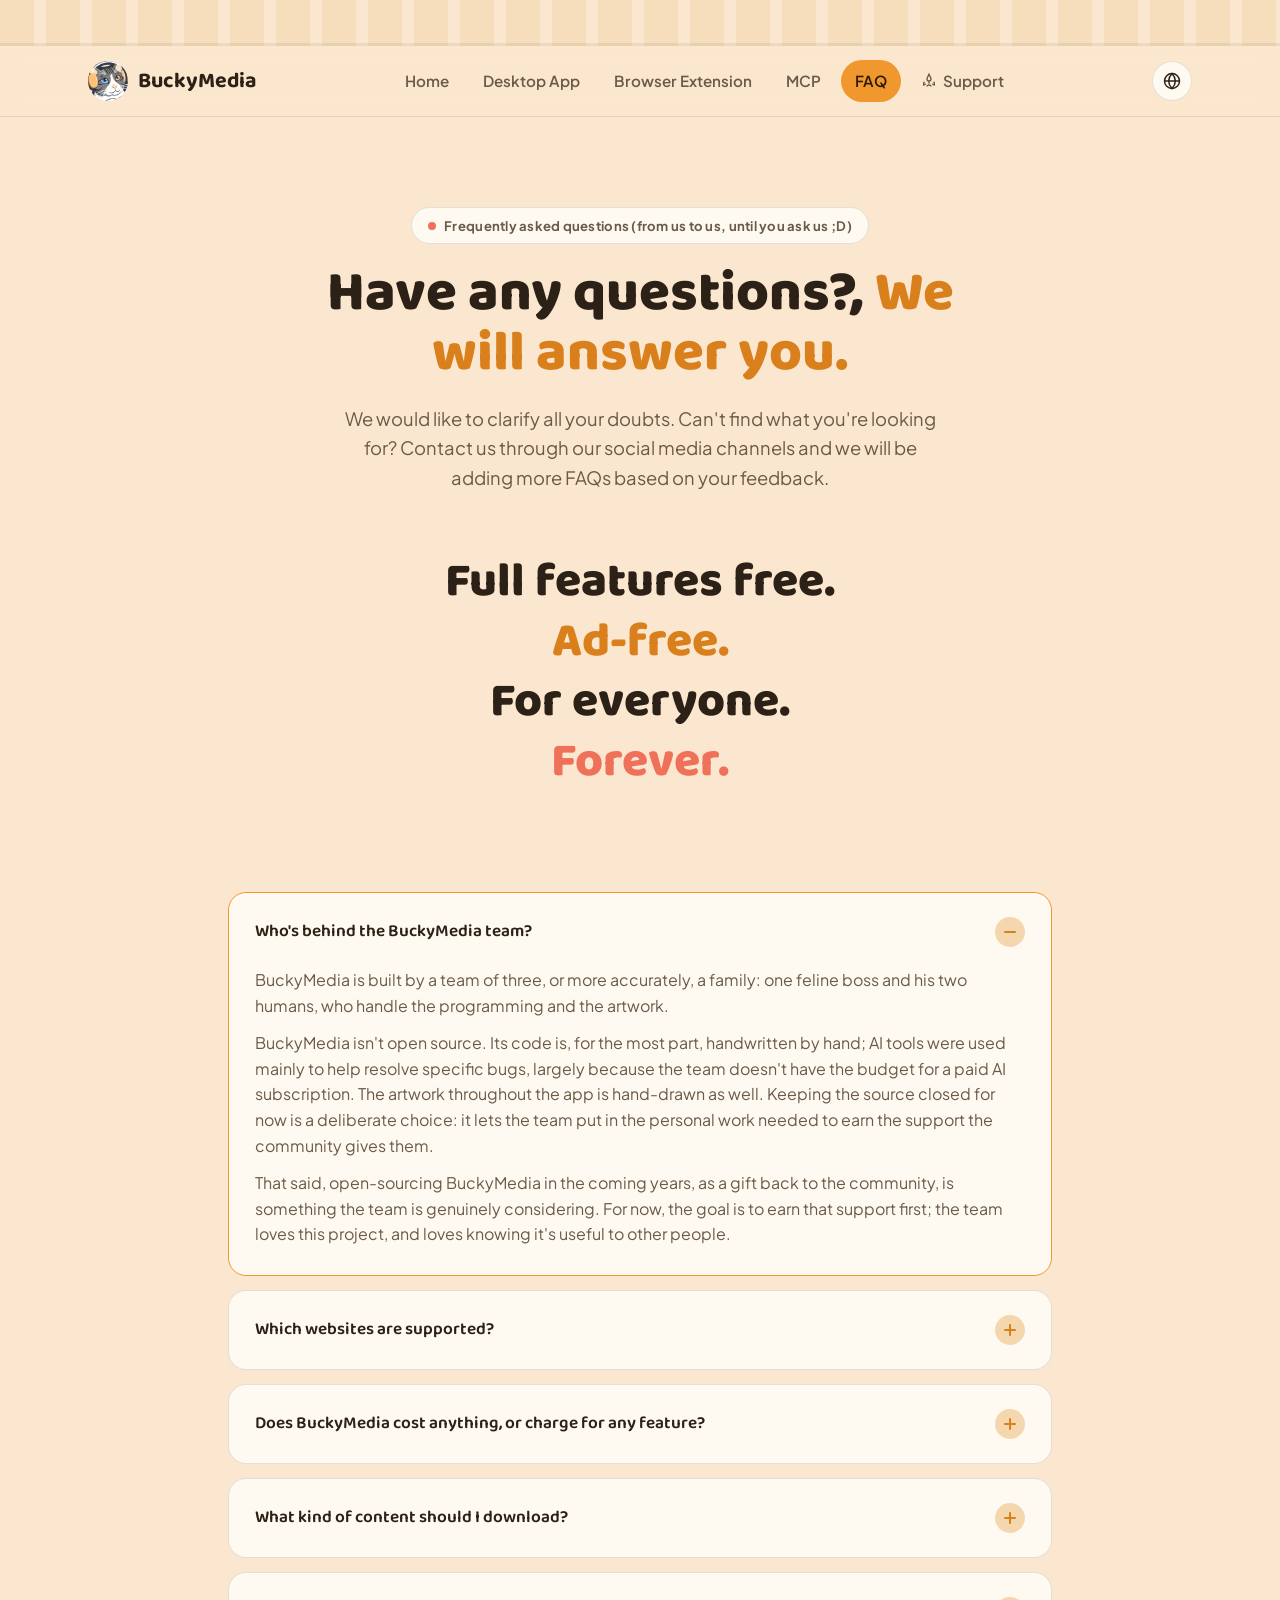
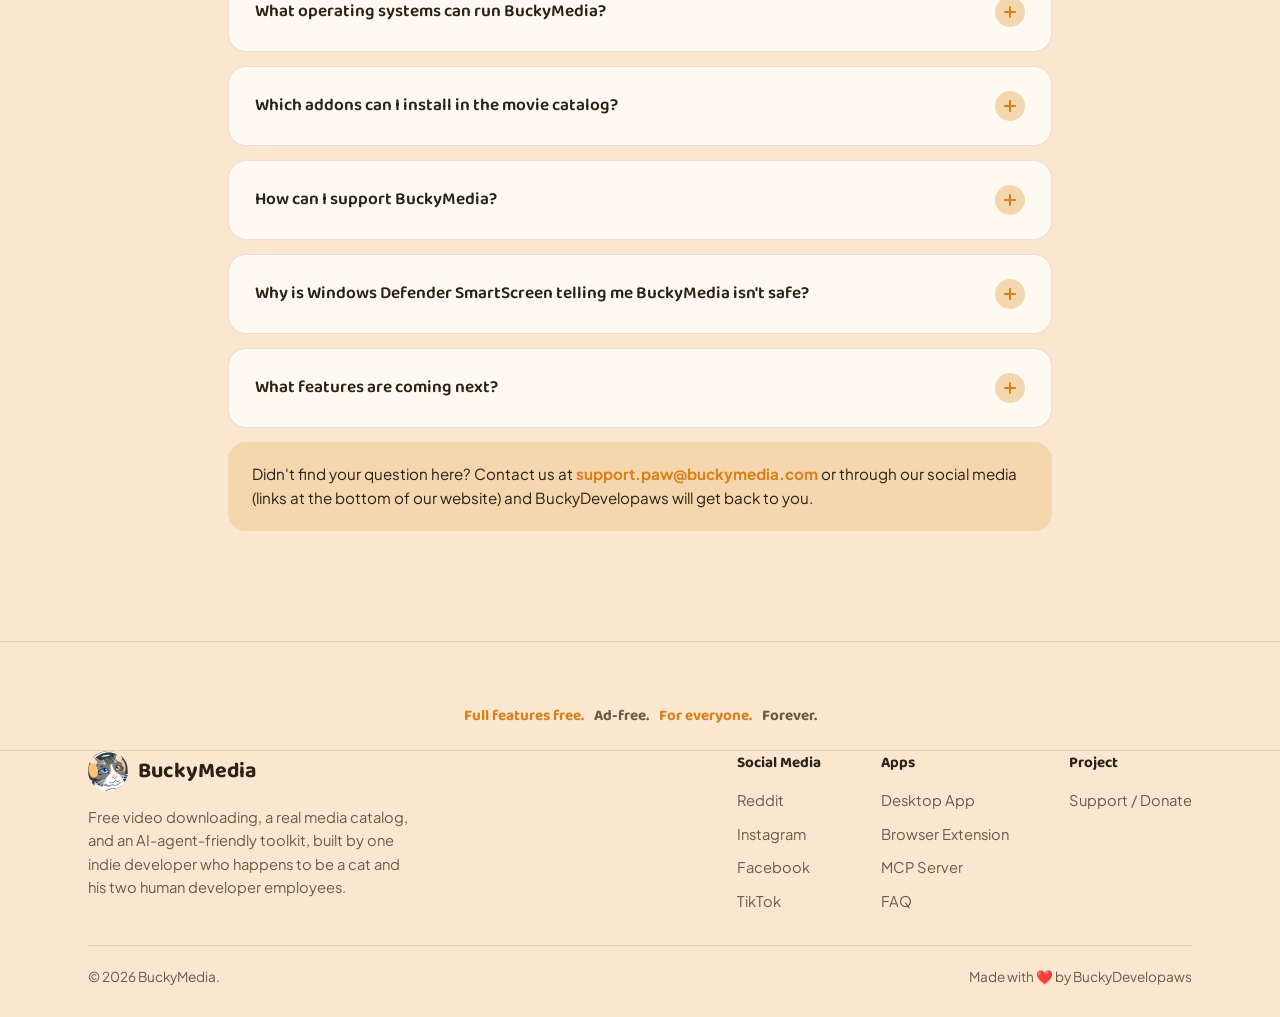
<file: faq.html>
<!DOCTYPE html>
<html lang="en">
<head>
<meta charset="UTF-8">
<meta name="viewport" content="width=device-width, initial-scale=1.0">
<title>FAQ — BuckyMedia</title>
<meta name="description" content="Answers about who builds BuckyMedia, supported sites, pricing, licensing, supported operating systems, addons, and what's next.">
<link rel="icon" type="image/png" href="assets/img/favicon-32.png">
<link rel="icon" type="image/png" sizes="48x48" href="/assets/img/favicon-48.png">
<link rel="icon" type="image/png" sizes="192x192" href="/assets/img/favicon-192.png">
<link rel="preconnect" href="https://fonts.googleapis.com">
<link rel="stylesheet" href="assets/css/style.css">
</head>
<body>

<div class="filmstrip"></div>

<header class="site-header">
  <div class="wrap">
    <a href="https://buckymedia.com/" class="brand">
      <img src="assets/img/favicon-256.png" alt="BuckyMedia logo">
      BuckyMedia
    </a>
    <nav class="main-nav">
      <a href="https://buckymedia.com/">Home</a>
      <a href="https://buckymedia.com/desktop-app">Desktop App</a>
      <a href="https://buckymedia.com/browser-extension">Browser Extension</a>
      <a href="https://buckymedia.com/mcp">MCP</a>
      <a href="https://buckymedia.com/faq" class="current">FAQ</a>
      <a href="https://buckydevelopaws.github.io/" target="_blank" rel="noopener" class="support-link">
        <svg width="16" height="16" viewBox="0 0 24 24" fill="none" stroke="currentColor" stroke-width="2"><path d="M12 2c-1 3-3 4-3 7a3 3 0 0 0 6 0c0-3-2-4-3-7Z"/><path d="M5 13c-1.2 1.6-1.5 3-1 5 1.3-.3 2.4-1 3-2"/><path d="M19 13c1.2 1.6 1.5 3 1 5-1.3-.3-2.4-1-3-2"/><path d="M12 12v4"/><path d="M8.5 20c1-1.6 2-2 3.5-2s2.5.4 3.5 2"/></svg>
        Support
      </a>
    </nav>
    <div class="header-tools">
      <button class="lang-btn" aria-label="Change language" title="Change language">
        <svg viewBox="0 0 24 24" fill="none" stroke="currentColor" stroke-width="1.8"><circle cx="12" cy="12" r="9"/><path d="M3 12h18M12 3c2.5 2.7 4 6 4 9s-1.5 6.3-4 9c-2.5-2.7-4-6-4-9s1.5-6.3 4-9Z"/></svg>
      </button>
      <button class="nav-toggle" aria-label="Open menu">
        <svg viewBox="0 0 24 24" fill="none" stroke="currentColor" stroke-width="2"><path d="M4 7h16M4 12h16M4 17h16"/></svg>
      </button>
      <div class="lang-popover">
        <p>Translate this page:</p>
        <div id="google_translate_element"></div>
      </div>
    </div>
  </div>
</header>

<main>

  <section class="hero" style="padding-bottom: 10px;">
    <div class="wrap" style="grid-template-columns: 1fr; text-align:center;">
      <div class="reveal in" style="margin: 0 auto; max-width: 720px;">
        <span class="eyebrow"><span class="dot"></span> Frequently asked questions (from us to us, until you ask us ;D)</span>
        <h1>Have any questions?, <span class="accent">We will answer you.</span></h1>
        <p class="lede" style="margin-left:auto; margin-right:auto;">We would like to clarify all your doubts. Can't find what you're looking for? Contact us through our social media channels and we will be adding more FAQs based on your feedback.</p>
      </div>
    </div>
  </section>

  <section style="padding-top: 10px;">
    <div class="wrap">
      <div class="manifesto reveal">
        <p class="line">Full features free.</p>
        <p class="line">Ad-free.</p>
        <p class="line">For everyone.</p>
        <p class="line">Forever.</p>
      </div>
    </div>
  </section>

  <section style="padding-top: 20px;">
    <div class="wrap" style="max-width: 880px;">

      <div class="faq-list">

        <details class="faq-item" open>
          <summary>Who's behind the BuckyMedia team?<span class="faq-icon"></span></summary>
          <div class="faq-answer">
            <p>BuckyMedia is built by a team of three, or more accurately, a family: one feline boss and his two humans, who handle the programming and the artwork.</p>
            <p>BuckyMedia isn't open source. Its code is, for the most part, handwritten by hand; AI tools were used mainly to help resolve specific bugs, largely because the team doesn't have the budget for a paid AI subscription. The artwork throughout the app is hand-drawn as well. Keeping the source closed for now is a deliberate choice: it lets the team put in the personal work needed to earn the support the community gives them.</p>
            <p>That said, open-sourcing BuckyMedia in the coming years, as a gift back to the community, is something the team is genuinely considering. For now, the goal is to earn that support first; the team loves this project, and loves knowing it's useful to other people.</p>
          </div>
        </details>

        <details class="faq-item">
          <summary>Which websites are supported?<span class="faq-icon"></span></summary>
          <div class="faq-answer">
            <p>BuckyMedia's downloader works with hundreds of sites. Here are twenty of the most popular:</p>
            <ul class="site-grid">
              <li>YouTube</li>
              <li>Vimeo</li>
              <li>Twitch</li>
              <li>TikTok</li>
              <li>Instagram</li>
              <li>Facebook</li>
              <li>X / Twitter</li>
              <li>Reddit</li>
              <li>SoundCloud</li>
              <li>Dailymotion</li>
              <li>Bilibili</li>
              <li>Niconico</li>
              <li>Bandcamp</li>
              <li>Streamable</li>
              <li>Rumble</li>
              <li>VK</li>
              <li>Crunchyroll</li>
              <li>Pinterest</li>
              <li>Vimeo Pro</li>
              <li>Tumblr</li>
            </ul>
            <p>Beyond this list, hundreds more sites are supported. If a site you use isn't working, request it, the team is glad to look into adding support for it.</p>
          </div>
        </details>

        <details class="faq-item">
          <summary>Does BuckyMedia cost anything, or charge for any feature?<span class="faq-icon"></span></summary>
          <div class="faq-answer">
            <p>No. Every single feature in BuckyMedia is free, and it will stay that way. As BuckyDevelopaws puts it in the app's Patreon window:</p>
            <p><em>"BuckyMedia and all of its features are completely free, and they will stay that way. I, BuckyDevelopaws, owner and feline boss, have ordered that this app never cost you a cent. But if you enjoy it, you can support us with a voluntary tip to buy my favorite treats. A well-fed boss is a happy boss!"</em></p>
            <p>From the very beginning, our plan has been to offer absolutely all of our features for free and to sustain the app through donations, in a similar spirit to WinRAR (by trusting our community).</p>
            <p>To keep this app completely free while always prioritizing and protecting your privacy as users, BuckyMedia runs 100% locally on each of your devices. We don't have a server collecting your data, an account system, an ad system, or other cloud features that would put us in a position where we'd have to force you to pay for our app.</p>
            <p>Since nothing in BuckyMedia is ever paywalled, the team says thank you a different way: supporters get access to new hand-illustrated backgrounds and theme colors, drawn by the team specifically for the app. You can find every way to support the project on the <a href="https://buckydevelopaws.github.io/" target="_blank" rel="noopener" style="font-weight:700; color:var(--orange-dark);">Support page</a>.</p>
            <p>We know it can sometimes be hard to trust a free application, but if you have any concerns, we invite everyone to scan our installer using tools like VirusTotal or your trusted antivirus software.</p>
          </div>
        </details>

        <details class="faq-item">
          <summary>What kind of content should I download?<span class="faq-icon"></span></summary>
          <div class="faq-answer">
            <p>To stay on the right side of the law, only download videos and content distributed under a <strong>Creative Commons</strong> license, or content you otherwise have clear rights to. Material under other licenses is not meant to be downloaded this way, and doing so may infringe on someone's copyright.</p>
            <p>BuckyMedia is a tool, and like any tool, what it's used for is up to the person using it. The team does not support or take responsibility for downloading copyrighted or otherwise protected content, and trusts users to use every BuckyMedia app legally and responsibly.</p>
          </div>
        </details>

        <details class="faq-item">
          <summary>What operating systems can run BuckyMedia?<span class="faq-icon"></span></summary>
          <div class="faq-answer">
            <p>Right now, BuckyMedia runs on <strong>Windows</strong> only. Support for macOS and Linux is already in progress.</p>
          </div>
        </details>

        <details class="faq-item">
          <summary>Which addons can I install in the movie catalog?<span class="faq-icon"></span></summary>
          <div class="faq-answer">
            <p>BuckyMedia's catalog is compatible with every addon built on the Stremio protocol, and you're free to install whichever ones you like. That said, please choose addons that don't infringe on copyright or redistribute protected content. A good example of a solid, low-risk choice is an addon that simply tells you which official platforms Netflix, Disney+, Amazon, HBO, and so on carry a given title.</p>
            <p>BuckyMedia does not monitor which addons any user has installed, as a matter of absolute user privacy. Add the addons you want, and enjoy the catalog.</p>
          </div>
        </details>

        <details class="faq-item">
          <summary>How can I support BuckyMedia?<span class="faq-icon"></span></summary>
          <div class="faq-answer">
              <p>If you enjoy the app, you're welcome to support the team with a voluntary tip through the links on <a href="https://buckydevelopaws.github.io/" target="_blank" rel="noopener" style="font-weight:700; color:var(--orange-dark);">BuckyDevelopaws' page</a>. Our small team and family greatly appreciate your support.</p>
          </div>
        </details>

        <details class="faq-item">
            <summary>Why is Windows Defender SmartScreen telling me BuckyMedia isn't safe?<span class="faq-icon"></span></summary>
            <div class="faq-answer">
                <p>Unfortunately, that Windows Defender SmartScreen message isn't easy to get rid of. It pops up whenever you try to install an application that hasn't been signed with a Code Signing Certificate. This is a paid certificate that, since our app has no ads or subscriptions of any kind, isn't very budget-friendly for us to pay for right now.</p>
                <p>However, if BuckyMedia gets enough support, and most importantly, if Bucky Developaws, our cute boss, gets funding for his premium kibble, we'll pay for the Code Signing Certificate so that message goes away for good!</p>
                <p>You can still install the app despite the warning::</p>
                <ul class="callout-list">
                    <li>Step 1: Click on "More info."</li>
                    <li>Step 2: Click the "Run anyway" button.</li>
                </ul>
            </div>
        </details>

        <details class="faq-item">
          <summary>What features are coming next?<span class="faq-icon"></span></summary>
          <div class="faq-answer">
            <p>BuckyMedia is still a young app, so there's a lot of room left to grow. The team is always listening to feature requests from users, and upcoming features will be announced through our Discord server and subreddit, both currently under construction.</p>
          </div>
        </details>

      </div>

      <div class="tip-card reveal">
          Didn't find your question here? Contact us at <a style="font-weight:700; color:var(--orange-dark);">support.paw@buckymedia.com</a> or through our social media (links at the bottom of our website) and BuckyDevelopaws will get back to you.
      </div>

    </div>
  </section>

</main>

<footer class="site-footer">
  <div class="tagline-strip"><span>Full features free.</span><span>Ad-free.</span><span>For everyone.</span><span>Forever.</span></div>
  <div class="wrap">
    <div class="footer-top">
      <div class="footer-brand">
        <a href="https://buckymedia.com/" class="brand">
          <img src="assets/img/favicon-256.png" alt="BuckyMedia logo">
          BuckyMedia
        </a>
        <p>Free video downloading, a real media catalog, and an AI-agent-friendly toolkit, built by one indie developer who happens to be a cat and his two human developer employees.</p>
      </div>
      <div class="footer-links">        
          <div>
              <h4>Social Media</h4>
              <ul>
                  <li><a href="https://www.reddit.com/r/BuckyMedia/" target="_blank" rel="noopener">Reddit</a></li>
                  <li><a href="https://www.instagram.com/buckymedia_official" target="_blank" rel="noopener">Instagram</a></li>
                  <li><a href="https://www.facebook.com/people/BuckyMedia/61592142214994/" target="_blank" rel="noopener">Facebook</a></li>
                  <li><a href="https://www.tiktok.com/@buckymedia" target="_blank" rel="noopener">TikTok</a></li>
              </ul>
          </div>
        <div>
          <h4>Apps</h4>
          <ul>
            <li><a href="https://buckymedia.com/desktop-app">Desktop App</a></li>
            <li><a href="https://buckymedia.com/browser-extension">Browser Extension</a></li>
            <li><a href="https://buckymedia.com/mcp">MCP Server</a></li>
            <li><a href="https://buckymedia.com/faq">FAQ</a></li>
          </ul>
        </div>
        <div>
          <h4>Project</h4>
          <ul>
            <li><a href="https://buckydevelopaws.github.io/" target="_blank" rel="noopener">Support / Donate</a></li>
          </ul>
        </div>
      </div>
    </div>
    <div class="footer-bottom">
      <span>© <span id="year"></span> BuckyMedia.</span>
      <span>Made with ❤️ by BuckyDevelopaws</span>
    </div>
  </div>
</footer>

<script src="https://translate.google.com/translate_a/element.js?cb=googleTranslateElementInit"></script>
<script src="assets/js/main.js"></script>
<script>document.getElementById("year").textContent = new Date().getFullYear();</script>
</body>
</html>
</file>
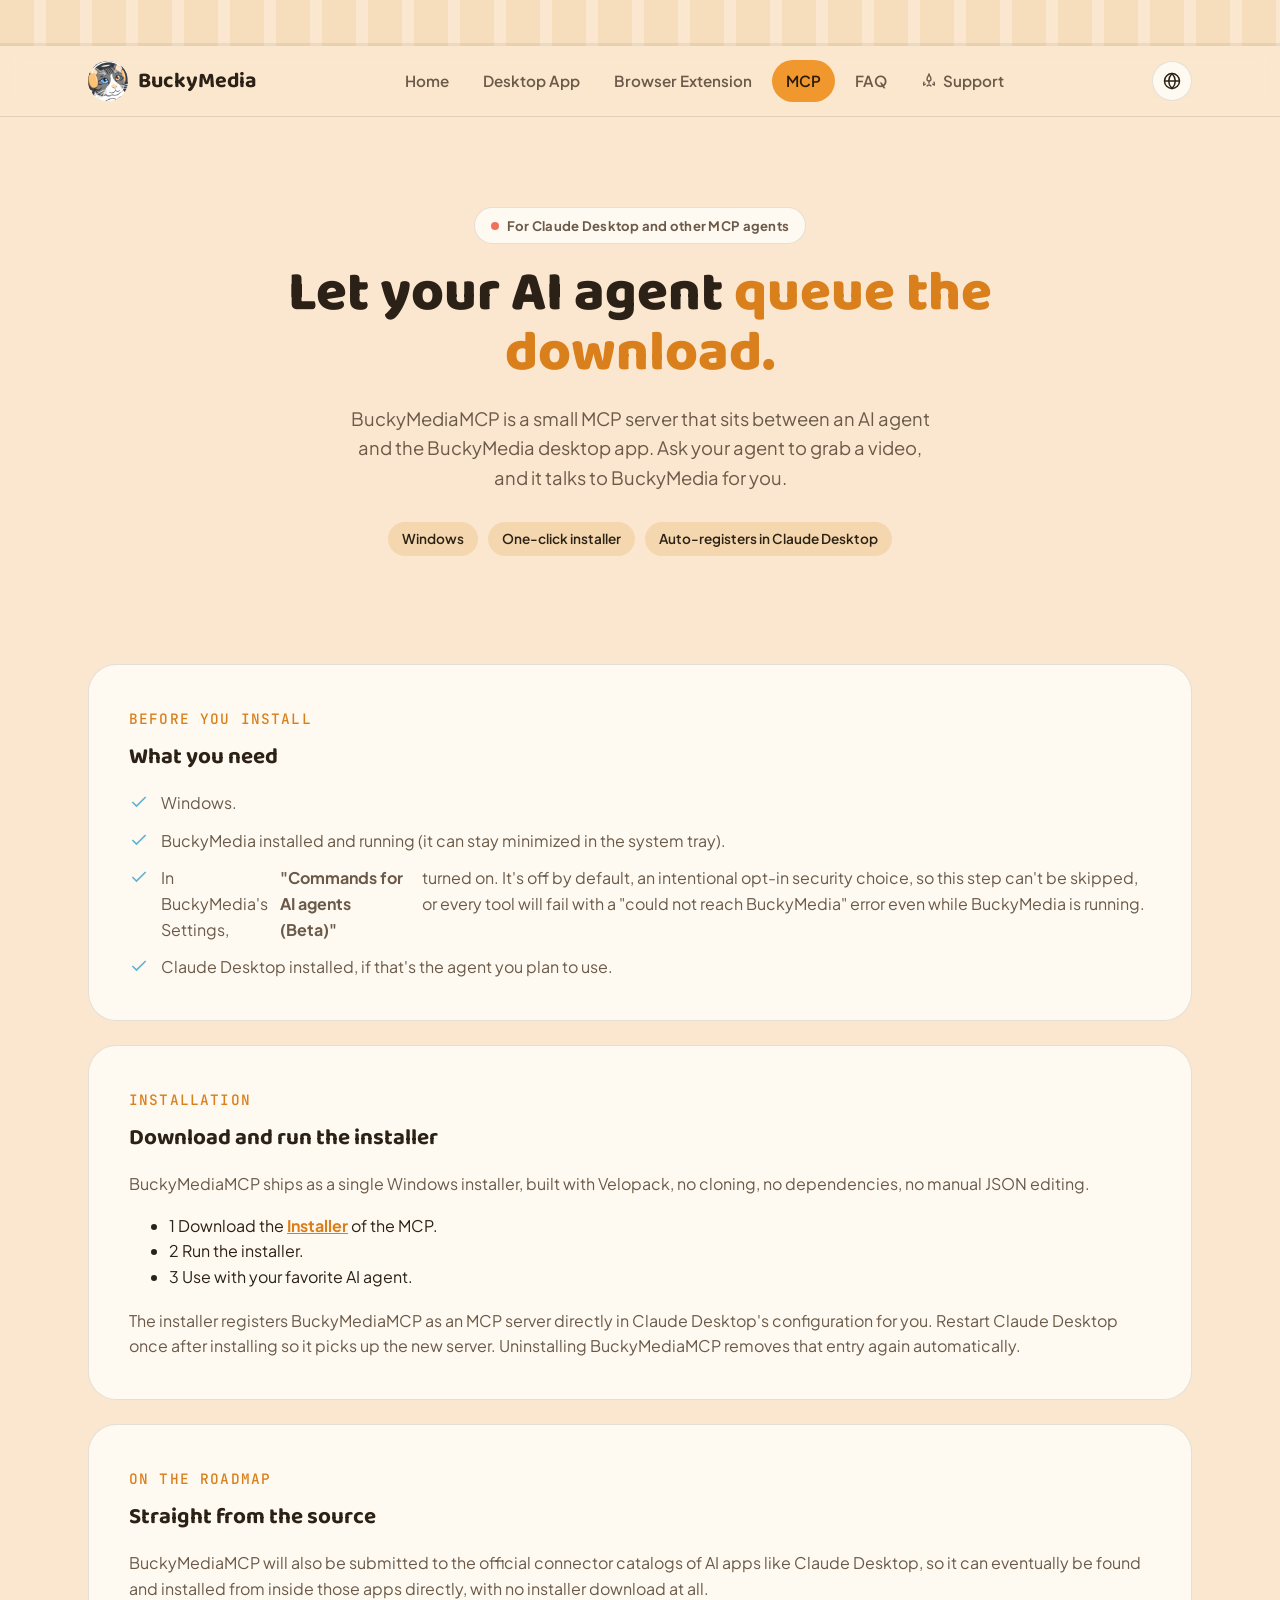
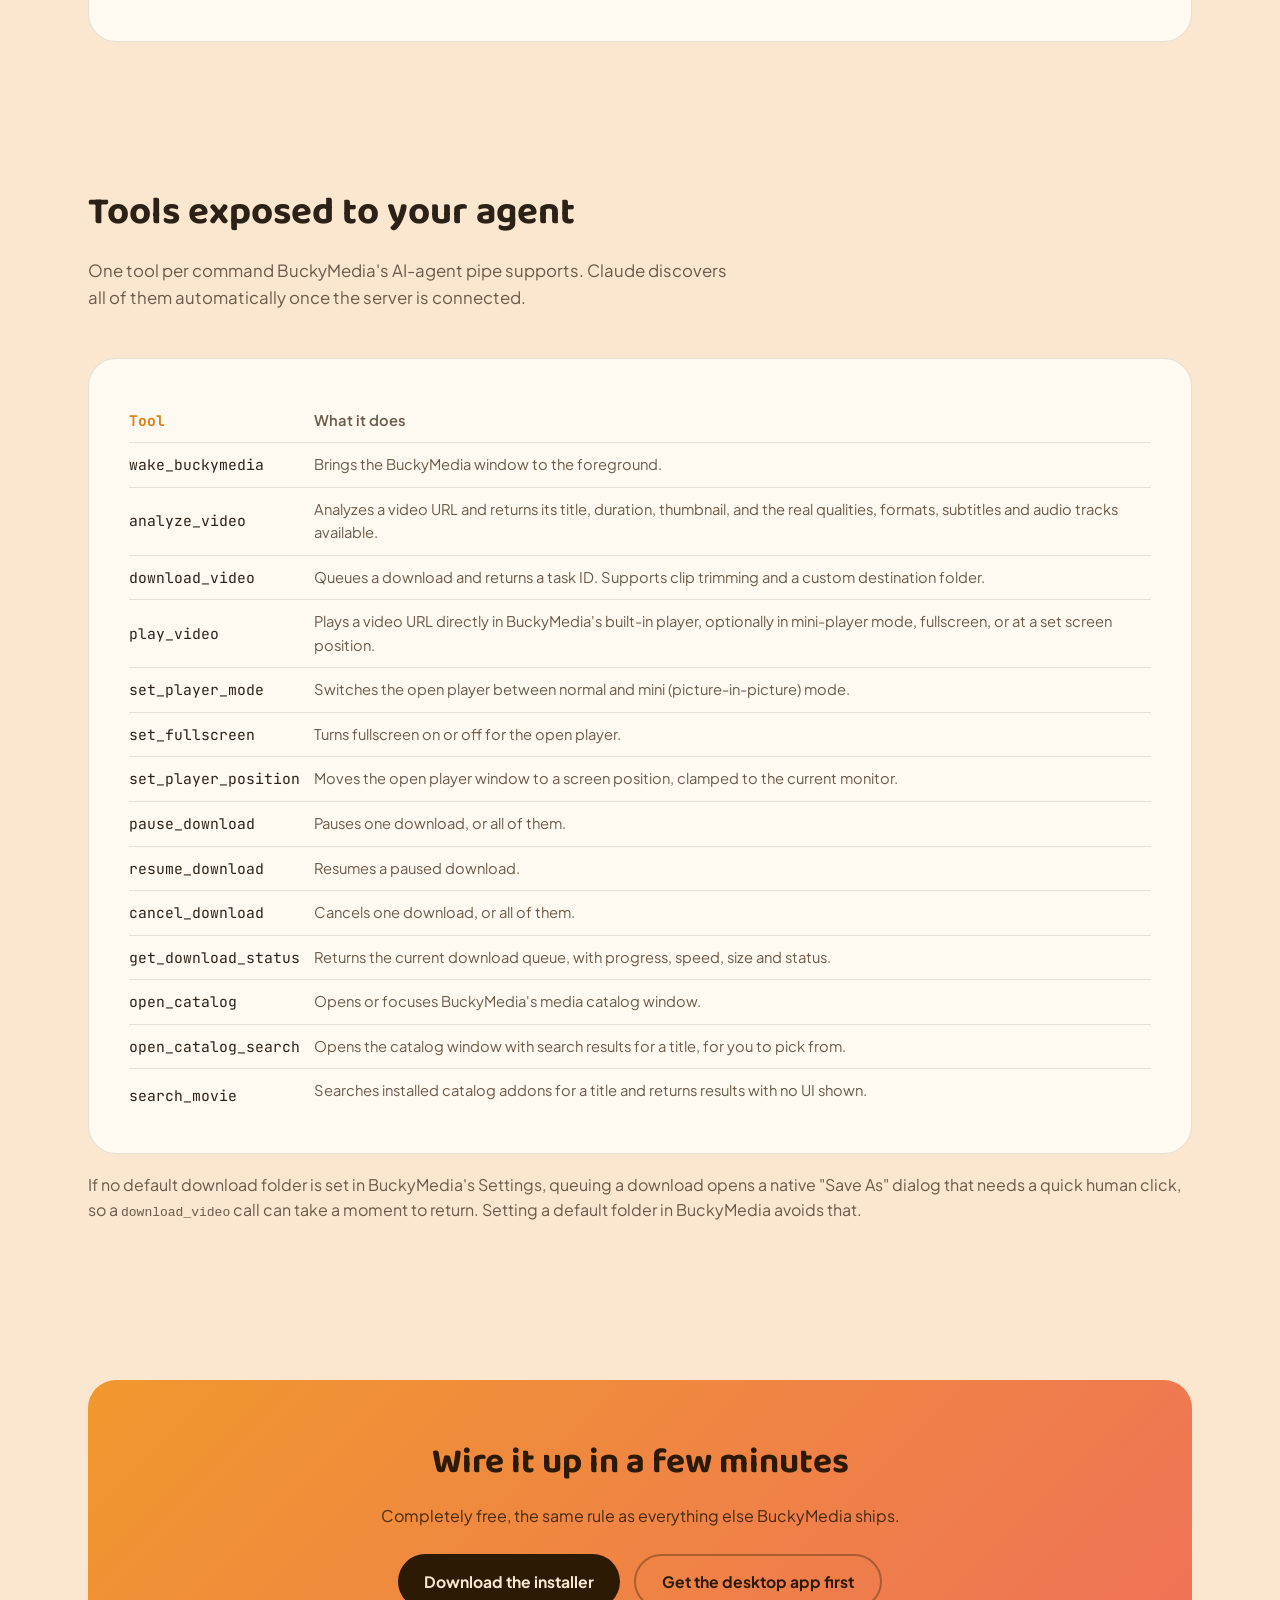
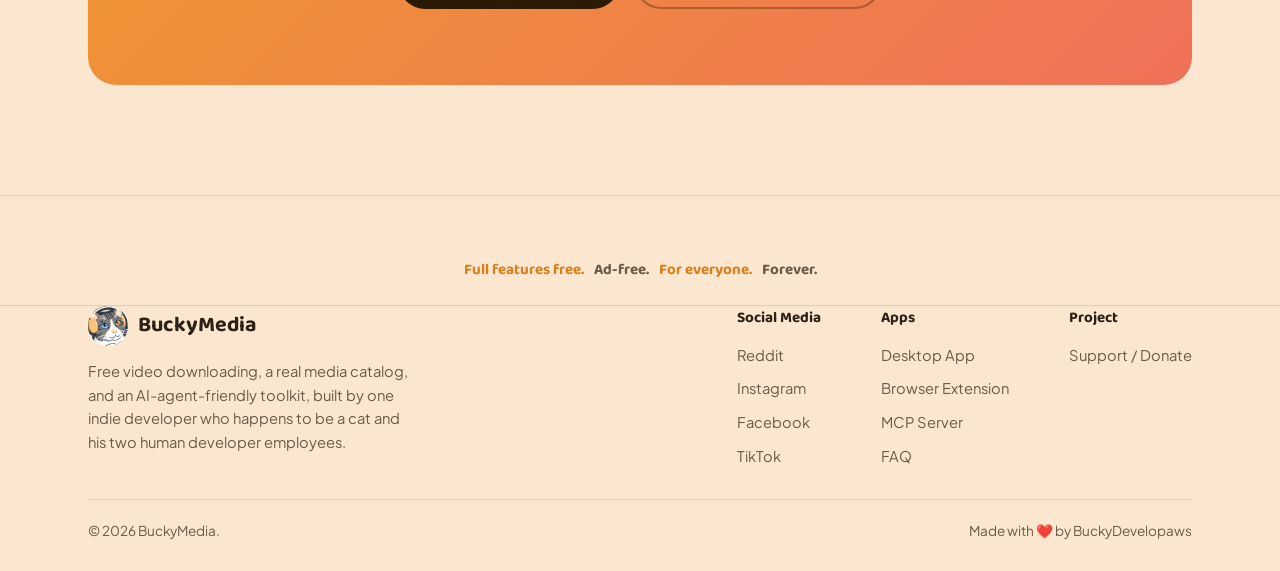
<file: mcp.html>
<!DOCTYPE html>
<html lang="en">
<head>
<meta charset="UTF-8">
<meta name="viewport" content="width=device-width, initial-scale=1.0">
<title>MCP Server — BuckyMedia</title>
<meta name="description" content="BuckyMediaMCP connects the BuckyMedia desktop app to Claude Desktop and other MCP-compatible AI agents.">
<link rel="icon" type="image/png" href="assets/img/favicon-32.png">
<link rel="icon" type="image/png" sizes="48x48" href="/assets/img/favicon-48.png">
<link rel="icon" type="image/png" sizes="192x192" href="/assets/img/favicon-192.png">
<link rel="preconnect" href="https://fonts.googleapis.com">
<link rel="stylesheet" href="assets/css/style.css">
</head>
<body>

<div class="filmstrip"></div>

<header class="site-header">
  <div class="wrap">
    <a href="https://buckymedia.com/" class="brand">
      <img src="assets/img/favicon-256.png" alt="BuckyMedia logo">
      BuckyMedia
    </a>
    <nav class="main-nav">
      <a href="https://buckymedia.com/">Home</a>
      <a href="https://buckymedia.com/desktop-app">Desktop App</a>
      <a href="https://buckymedia.com/browser-extension">Browser Extension</a>
      <a href="https://buckymedia.com/mcp" class="current">MCP</a>
      <a href="https://buckymedia.com/faq">FAQ</a>
      <a href="https://buckydevelopaws.github.io/" target="_blank" rel="noopener" class="support-link">
        <svg width="16" height="16" viewBox="0 0 24 24" fill="none" stroke="currentColor" stroke-width="2"><path d="M12 2c-1 3-3 4-3 7a3 3 0 0 0 6 0c0-3-2-4-3-7Z"/><path d="M5 13c-1.2 1.6-1.5 3-1 5 1.3-.3 2.4-1 3-2"/><path d="M19 13c1.2 1.6 1.5 3 1 5-1.3-.3-2.4-1-3-2"/><path d="M12 12v4"/><path d="M8.5 20c1-1.6 2-2 3.5-2s2.5.4 3.5 2"/></svg>
        Support
      </a>
    </nav>
    <div class="header-tools">
      <button class="lang-btn" aria-label="Change language" title="Change language">
        <svg viewBox="0 0 24 24" fill="none" stroke="currentColor" stroke-width="1.8"><circle cx="12" cy="12" r="9"/><path d="M3 12h18M12 3c2.5 2.7 4 6 4 9s-1.5 6.3-4 9c-2.5-2.7-4-6-4-9s1.5-6.3 4-9Z"/></svg>
      </button>
      <button class="nav-toggle" aria-label="Open menu">
        <svg viewBox="0 0 24 24" fill="none" stroke="currentColor" stroke-width="2"><path d="M4 7h16M4 12h16M4 17h16"/></svg>
      </button>
      <div class="lang-popover">
        <p>Translate this page:</p>
        <div id="google_translate_element"></div>
      </div>
    </div>
  </div>
</header>

<main>

  <section class="hero" style="padding-bottom: 20px;">
    <div class="wrap" style="grid-template-columns: 1fr; text-align:center;">
      <div class="reveal in" style="margin: 0 auto; max-width: 720px;">
        <span class="eyebrow"><span class="dot"></span> For Claude Desktop and other MCP agents</span>
        <h1>Let your AI agent <span class="accent">queue the download.</span></h1>
        <p class="lede" style="margin-left:auto; margin-right:auto;">BuckyMediaMCP is a small MCP server that sits between an AI agent and the BuckyMedia desktop app. Ask your agent to grab a video, and it talks to BuckyMedia for you.</p>
        <div class="pill-row" style="justify-content:center;">
          <span class="pill">Windows</span>
          <span class="pill">One-click installer</span>
          <span class="pill">Auto-registers in Claude Desktop</span>
        </div>
      </div>
    </div>
  </section>

  <section>
    <div class="wrap">
      <div class="panel reveal">
        <span class="step-num">BEFORE YOU INSTALL</span>
        <h3 style="font-family: var(--font-display); font-size: 1.4rem; margin: 10px 0 14px;">What you need</h3>
        <ul class="checklist">
          <li><svg viewBox="0 0 24 24" fill="none" stroke="currentColor" stroke-width="2"><path d="M20 6 9 17l-5-5"/></svg> Windows.</li>
          <li><svg viewBox="0 0 24 24" fill="none" stroke="currentColor" stroke-width="2"><path d="M20 6 9 17l-5-5"/></svg> BuckyMedia installed and running (it can stay minimized in the system tray).</li>
          <li><svg viewBox="0 0 24 24" fill="none" stroke="currentColor" stroke-width="2"><path d="M20 6 9 17l-5-5"/></svg> In BuckyMedia's Settings, <strong>"Commands for AI agents (Beta)"</strong> turned on. It's off by default, an intentional opt-in security choice, so this step can't be skipped, or every tool will fail with a "could not reach BuckyMedia" error even while BuckyMedia is running.</li>
          <li><svg viewBox="0 0 24 24" fill="none" stroke="currentColor" stroke-width="2"><path d="M20 6 9 17l-5-5"/></svg> Claude Desktop installed, if that's the agent you plan to use.</li>
        </ul>
      </div>

      <div class="panel reveal">
        <span class="step-num">INSTALLATION</span>
        <h3 style="font-family: var(--font-display); font-size: 1.4rem; margin: 10px 0 14px;">Download and run the installer</h3>
        <p style="color: var(--ink-soft); margin: 0 0 6px;">BuckyMediaMCP ships as a single Windows installer, built with Velopack, no cloning, no dependencies, no manual JSON editing.</p>
        <ul class="callout-list">
          <li><span class="num">1</span> Download the <a href="https://github.com/BuckyMedia-Apps/mcp/releases/latest/download/BuckyMediaMCP-win-Setup.exe" rel="noopener" style="font-weight:700; color:var(--orange-dark);">Installer</a> of the MCP.</li>
          <li><span class="num">2</span> Run the installer.</li>
          <li><span class="num">3</span> Use with your favorite AI agent.</li>
        </ul>
        <p style="color: var(--ink-soft); margin: 18px 0 0;">The installer registers BuckyMediaMCP as an MCP server directly in Claude Desktop's configuration for you. Restart Claude Desktop once after installing so it picks up the new server. Uninstalling BuckyMediaMCP removes that entry again automatically.</p>
      </div>

      <div class="panel reveal">
        <span class="step-num">ON THE ROADMAP</span>
        <h3 style="font-family: var(--font-display); font-size: 1.4rem; margin: 10px 0 14px;">Straight from the source</h3>
        <p style="color: var(--ink-soft); margin: 0;">BuckyMediaMCP will also be submitted to the official connector catalogs of AI apps like Claude Desktop, so it can eventually be found and installed from inside those apps directly, with no installer download at all.</p>
      </div>
    </div>
  </section>

  <section>
    <div class="wrap">
      <div class="section-head left reveal">
        <h2>Tools exposed to your agent</h2>
        <p>One tool per command BuckyMedia's AI-agent pipe supports. Claude discovers all of them automatically once the server is connected.</p>
      </div>
      <div class="panel reveal" style="overflow-x:auto;">
        <table style="width:100%; border-collapse: collapse; font-size: 0.92rem;">
          <thead>
            <tr style="text-align:left; border-bottom: 1px solid var(--line);">
              <th style="padding: 10px 14px 10px 0; font-family: var(--font-mono); color: var(--orange-dark); white-space:nowrap;">Tool</th>
              <th style="padding: 10px 0; color: var(--ink-soft); font-weight:600;">What it does</th>
            </tr>
          </thead>
          <tbody>
            <tr style="border-bottom: 1px solid var(--line);"><td style="padding: 10px 14px 10px 0; font-family: var(--font-mono); white-space:nowrap;">wake_buckymedia</td><td style="padding: 10px 0; color: var(--ink-soft);">Brings the BuckyMedia window to the foreground.</td></tr>
            <tr style="border-bottom: 1px solid var(--line);"><td style="padding: 10px 14px 10px 0; font-family: var(--font-mono); white-space:nowrap;">analyze_video</td><td style="padding: 10px 0; color: var(--ink-soft);">Analyzes a video URL and returns its title, duration, thumbnail, and the real qualities, formats, subtitles and audio tracks available.</td></tr>
            <tr style="border-bottom: 1px solid var(--line);"><td style="padding: 10px 14px 10px 0; font-family: var(--font-mono); white-space:nowrap;">download_video</td><td style="padding: 10px 0; color: var(--ink-soft);">Queues a download and returns a task ID. Supports clip trimming and a custom destination folder.</td></tr>
            <tr style="border-bottom: 1px solid var(--line);"><td style="padding: 10px 14px 10px 0; font-family: var(--font-mono); white-space:nowrap;">play_video</td><td style="padding: 10px 0; color: var(--ink-soft);">Plays a video URL directly in BuckyMedia's built-in player, optionally in mini-player mode, fullscreen, or at a set screen position.</td></tr>
            <tr style="border-bottom: 1px solid var(--line);"><td style="padding: 10px 14px 10px 0; font-family: var(--font-mono); white-space:nowrap;">set_player_mode</td><td style="padding: 10px 0; color: var(--ink-soft);">Switches the open player between normal and mini (picture-in-picture) mode.</td></tr>
            <tr style="border-bottom: 1px solid var(--line);"><td style="padding: 10px 14px 10px 0; font-family: var(--font-mono); white-space:nowrap;">set_fullscreen</td><td style="padding: 10px 0; color: var(--ink-soft);">Turns fullscreen on or off for the open player.</td></tr>
            <tr style="border-bottom: 1px solid var(--line);"><td style="padding: 10px 14px 10px 0; font-family: var(--font-mono); white-space:nowrap;">set_player_position</td><td style="padding: 10px 0; color: var(--ink-soft);">Moves the open player window to a screen position, clamped to the current monitor.</td></tr>
            <tr style="border-bottom: 1px solid var(--line);"><td style="padding: 10px 14px 10px 0; font-family: var(--font-mono); white-space:nowrap;">pause_download</td><td style="padding: 10px 0; color: var(--ink-soft);">Pauses one download, or all of them.</td></tr>
            <tr style="border-bottom: 1px solid var(--line);"><td style="padding: 10px 14px 10px 0; font-family: var(--font-mono); white-space:nowrap;">resume_download</td><td style="padding: 10px 0; color: var(--ink-soft);">Resumes a paused download.</td></tr>
            <tr style="border-bottom: 1px solid var(--line);"><td style="padding: 10px 14px 10px 0; font-family: var(--font-mono); white-space:nowrap;">cancel_download</td><td style="padding: 10px 0; color: var(--ink-soft);">Cancels one download, or all of them.</td></tr>
            <tr style="border-bottom: 1px solid var(--line);"><td style="padding: 10px 14px 10px 0; font-family: var(--font-mono); white-space:nowrap;">get_download_status</td><td style="padding: 10px 0; color: var(--ink-soft);">Returns the current download queue, with progress, speed, size and status.</td></tr>
            <tr style="border-bottom: 1px solid var(--line);"><td style="padding: 10px 14px 10px 0; font-family: var(--font-mono); white-space:nowrap;">open_catalog</td><td style="padding: 10px 0; color: var(--ink-soft);">Opens or focuses BuckyMedia's media catalog window.</td></tr>
            <tr style="border-bottom: 1px solid var(--line);"><td style="padding: 10px 14px 10px 0; font-family: var(--font-mono); white-space:nowrap;">open_catalog_search</td><td style="padding: 10px 0; color: var(--ink-soft);">Opens the catalog window with search results for a title, for you to pick from.</td></tr>
            <tr><td style="padding: 10px 14px 0 0; font-family: var(--font-mono); white-space:nowrap;">search_movie</td><td style="padding: 10px 0; color: var(--ink-soft);">Searches installed catalog addons for a title and returns results with no UI shown.</td></tr>
          </tbody>
        </table>
      </div>
      <p style="color: var(--ink-soft); margin-top: 18px;">If no default download folder is set in BuckyMedia's Settings, queuing a download opens a native "Save As" dialog that needs a quick human click, so a <code>download_video</code> call can take a moment to return. Setting a default folder in BuckyMedia avoids that.</p>
    </div>
  </section>

  <section id="cta">
    <div class="wrap">
      <div class="cta-band reveal">
        <h2>Wire it up in a few minutes</h2>
        <p>Completely free, the same rule as everything else BuckyMedia ships.</p>
        <div class="hero-actions" style="justify-content:center;">
          <a href="https://github.com/BuckyMedia-Apps/mcp/releases/latest/download/BuckyMediaMCP-win-Setup.exe" rel="noopener" class="btn" style="background:#2c1a05; color:#fbe7cf;">Download the installer</a>
          <a href="https://buckymedia.com/desktop-app" class="btn btn-ghost">Get the desktop app first</a>
        </div>
      </div>
    </div>
  </section>

</main>

<footer class="site-footer">
  <div class="tagline-strip"><span>Full features free.</span><span>Ad-free.</span><span>For everyone.</span><span>Forever.</span></div>
  <div class="wrap">
    <div class="footer-top">
      <div class="footer-brand">
        <a href="https://buckymedia.com/" class="brand">
          <img src="assets/img/favicon-256.png" alt="BuckyMedia logo">
          BuckyMedia
        </a>
        <p>Free video downloading, a real media catalog, and an AI-agent-friendly toolkit, built by one indie developer who happens to be a cat and his two human developer employees.</p>
      </div>
      <div class="footer-links">
          <div>
              <h4>Social Media</h4>
              <ul>
                  <li><a href="https://www.reddit.com/r/BuckyMedia/" target="_blank" rel="noopener">Reddit</a></li>
                  <li><a href="https://www.instagram.com/buckymedia_official" target="_blank" rel="noopener">Instagram</a></li>
                  <li><a href="https://www.facebook.com/people/BuckyMedia/61592142214994/" target="_blank" rel="noopener">Facebook</a></li>
                  <li><a href="https://www.tiktok.com/@buckymedia" target="_blank" rel="noopener">TikTok</a></li>
              </ul>
          </div>
          <div>
              <h4>Apps</h4>
              <ul>
                  <li><a href="https://buckymedia.com/desktop-app">Desktop App</a></li>
                  <li><a href="https://buckymedia.com/browser-extension">Browser Extension</a></li>
                  <li><a href="https://buckymedia.com/mcp">MCP Server</a></li>
                  <li><a href="https://buckymedia.com/faq">FAQ</a></li>
              </ul>
          </div>
          <div>
              <h4>Project</h4>
              <ul>
                  <li><a href="https://buckydevelopaws.github.io/" target="_blank" rel="noopener">Support / Donate</a></li>
              </ul>
          </div>
      </div>
    </div>
    <div class="footer-bottom">
      <span>© <span id="year"></span> BuckyMedia.</span>
      <span>Made with ❤️ by BuckyDevelopaws</span>
    </div>
  </div>
</footer>

<script src="https://translate.google.com/translate_a/element.js?cb=googleTranslateElementInit"></script>
<script src="assets/js/main.js"></script>
<script>document.getElementById("year").textContent = new Date().getFullYear();</script>
</body>
</html>
</file>
<file: assets/css/style.css>
@import url('https://fonts.googleapis.com/css2?family=Baloo+2:wght@500;600;700;800&family=Plus+Jakarta+Sans:ital,wght@0,400;0,500;0,600;0,700;1,500&family=JetBrains+Mono:wght@400;500&display=swap');

:root {
  --cream: #fbe7cf;
  --cream-deep: #f4d7ae;
  --paper: #fffaf1;
  --ink: #2c2116;
  --ink-soft: #6b5a49;
  --orange: #f0982e;
  --orange-dark: #d97f1b;
  --coral: #ef7159;
  --sky: #8fd0e8;
  --sky-deep: #5fb3d1;
  --line: rgba(44, 33, 22, 0.12);
  --shadow: 0 18px 40px -18px rgba(44, 27, 10, 0.35);
  --radius-lg: 28px;
  --radius-md: 18px;
  --radius-sm: 12px;
  --font-display: "Baloo 2", ui-rounded, "Segoe UI", sans-serif;
  --font-body: "Plus Jakarta Sans", "Segoe UI", sans-serif;
  --font-mono: "JetBrains Mono", ui-monospace, monospace;
}

html[data-theme="night"] {
  --cream: #1c2333;
  --cream-deep: #141a28;
  --paper: #232b40;
  --ink: #f2ecdf;
  --ink-soft: #b7c1d9;
  --orange: #ffb454;
  --orange-dark: #f0982e;
  --coral: #ff8a70;
  --sky: #5fb3d1;
  --sky-deep: #3d90ae;
  --line: rgba(242, 236, 223, 0.14);
  --shadow: 0 18px 40px -18px rgba(0, 0, 0, 0.55);
}

html[data-theme="forest"] {
  --cream: #e7f2dc;
  --cream-deep: #d2e8bd;
  --paper: #fbfff4;
  --ink: #253017;
  --ink-soft: #55603f;
  --orange: #e8912f;
  --orange-dark: #c97a1f;
  --coral: #ef7159;
  --sky: #7fbf8a;
  --sky-deep: #5aa267;
  --line: rgba(37, 48, 23, 0.14);
  --shadow: 0 18px 40px -18px rgba(30, 45, 15, 0.35);
}

* { box-sizing: border-box; }

html { scroll-behavior: smooth; }

@media (prefers-reduced-motion: reduce) {
  html { scroll-behavior: auto; }
  * { animation-duration: 0.001ms !important; transition-duration: 0.001ms !important; }
}

body {
  margin: 0;
  background: var(--cream);
  color: var(--ink);
  font-family: var(--font-body);
  line-height: 1.6;
  transition: background 0.4s ease, color 0.4s ease;
  overflow-x: hidden;
}

img { max-width: 100%; display: block; }

a { color: inherit; }

.wrap {
  max-width: 1160px;
  margin: 0 auto;
  padding: 0 28px;
}

.filmstrip {
  height: 46px;
  width: 100%;
  background-image: repeating-linear-gradient(
    90deg,
    var(--cream-deep) 0px,
    var(--cream-deep) 34px,
    transparent 34px,
    transparent 46px
  );
  border-bottom: 3px solid var(--line);
  opacity: 0.6;
}

/* header */

.site-header {
  position: sticky;
  top: 0;
  z-index: 50;
  background: color-mix(in srgb, var(--cream) 88%, transparent);
  backdrop-filter: blur(10px);
  border-bottom: 1px solid var(--line);
}

.site-header .wrap {
  display: flex;
  align-items: center;
  justify-content: space-between;
  padding-top: 14px;
  padding-bottom: 14px;
  gap: 20px;
}

.brand {
  display: flex;
  align-items: center;
  gap: 10px;
  font-family: var(--font-display);
  font-weight: 700;
  font-size: 1.35rem;
  text-decoration: none;
  color: var(--ink);
  white-space: nowrap;
}

.brand img { width: 40px; height: 40px; border-radius: 50%; }

.main-nav {
  display: flex;
  align-items: center;
  gap: 6px;
}

.main-nav a {
  text-decoration: none;
  font-weight: 600;
  font-size: 0.95rem;
  color: var(--ink-soft);
  padding: 9px 14px;
  border-radius: 999px;
  transition: background 0.2s ease, color 0.2s ease;
}

.main-nav a:hover,
.main-nav a:focus-visible {
  background: var(--cream-deep);
  color: var(--ink);
}

.main-nav a.current {
  background: var(--orange);
  color: #2c1a05;
}

.main-nav a.support-link {
  display: inline-flex;
  align-items: center;
  gap: 6px;
}

.header-tools {
  display: flex;
  align-items: center;
  gap: 10px;
}

.lang-btn,
.theme-btn {
  display: inline-flex;
  align-items: center;
  justify-content: center;
  width: 40px;
  height: 40px;
  border-radius: 50%;
  border: 1px solid var(--line);
  background: var(--paper);
  cursor: pointer;
  color: var(--ink);
  transition: transform 0.2s ease, background 0.2s ease;
}

.lang-btn:hover,
.theme-btn:hover { transform: translateY(-2px); background: var(--cream-deep); }

.lang-btn svg,
.theme-btn svg { width: 20px; height: 20px; }

.lang-popover {
  position: absolute;
  right: 28px;
  top: 64px;
  background: var(--paper);
  border: 1px solid var(--line);
  border-radius: var(--radius-sm);
  box-shadow: var(--shadow);
  padding: 10px;
  display: none;
  min-width: 190px;
}

.lang-popover.open { display: block; }

.lang-popover p {
  margin: 0 0 8px;
  font-size: 0.82rem;
  color: var(--ink-soft);
}

#google_translate_element { font-size: 0.9rem; }

.nav-toggle {
  display: none;
  width: 40px;
  height: 40px;
  border-radius: 50%;
  border: 1px solid var(--line);
  background: var(--paper);
  align-items: center;
  justify-content: center;
  cursor: pointer;
}

/* buttons */

.btn {
  display: inline-flex;
  align-items: center;
  gap: 8px;
  font-family: var(--font-body);
  font-weight: 700;
  font-size: 0.98rem;
  padding: 13px 26px;
  border-radius: 999px;
  border: none;
  cursor: pointer;
  text-decoration: none;
  transition: transform 0.15s ease, box-shadow 0.15s ease;
}

.btn:hover { transform: translateY(-2px); }

.btn-primary {
  background: var(--orange);
  color: #2c1a05;
  box-shadow: 0 12px 24px -10px color-mix(in srgb, var(--orange) 70%, transparent);
}

.btn-primary:hover { background: var(--orange-dark); }

.btn-ghost {
  background: transparent;
  color: var(--ink);
  border: 2px solid var(--line);
}

.btn-ghost:hover { border-color: var(--orange); }

.btn-block { width: 100%; justify-content: center; }

/* hero */

.hero {
  position: relative;
  padding: 90px 0 70px;
  overflow: hidden;
}

.hero .wrap {
  display: grid;
  grid-template-columns: 1.1fr 0.9fr;
  gap: 50px;
  align-items: center;
}

.eyebrow {
  display: inline-flex;
  align-items: center;
  gap: 8px;
  background: var(--paper);
  border: 1px solid var(--line);
  padding: 7px 16px;
  border-radius: 999px;
  font-size: 0.82rem;
  font-weight: 700;
  letter-spacing: 0.02em;
  color: var(--ink-soft);
  margin-bottom: 20px;
}

.eyebrow .dot { width: 8px; height: 8px; border-radius: 50%; background: var(--coral); }

h1 {
  font-family: var(--font-display);
  font-size: clamp(2.4rem, 4.4vw, 3.6rem);
  line-height: 1.06;
  margin: 0 0 20px;
  font-weight: 800;
}

h1 .accent { color: var(--orange-dark); }

.lede {
  font-size: 1.15rem;
  color: var(--ink-soft);
  max-width: 46ch;
  margin: 0 0 30px;
}

.hero-actions { display: flex; gap: 14px; flex-wrap: wrap; margin-bottom: 22px; }

.hero-badges { display: flex; gap: 18px; flex-wrap: wrap; font-size: 0.88rem; color: var(--ink-soft); font-weight: 600; }

.hero-badges span { display: inline-flex; align-items: center; gap: 6px; }

.hero-art {
  position: relative;
}

.hero-art img {
  border-radius: var(--radius-lg);
  border: 6px solid var(--paper);
  box-shadow: var(--shadow);
}

.hero-art .float-tag {
  position: absolute;
  bottom: -18px;
  left: -18px;
  background: var(--paper);
  border: 1px solid var(--line);
  border-radius: var(--radius-sm);
  padding: 6px 16px;
  box-shadow: var(--shadow);
  font-weight: 700;
  font-size: 0.85rem;
  display: flex;
  align-items: center;
  gap: 8px;
}

.hero-art .float-tag .paw { color: var(--orange-dark); }

/* section basics */

section { padding: 70px 0; }

.section-head { max-width: 640px; margin: 0 auto 46px; text-align: center; }

.section-head h2 {
  font-family: var(--font-display);
  font-size: clamp(1.8rem, 3vw, 2.4rem);
  margin: 0 0 14px;
  font-weight: 700;
}

.section-head p { color: var(--ink-soft); font-size: 1.05rem; margin: 0; }

.section-head.left { text-align: left; margin: 0 0 46px; }

/* app cards */

.app-grid {
  display: grid;
  grid-template-columns: repeat(3, 1fr);
  gap: 24px;
}

.app-card {
  background: var(--paper);
  border: 1px solid var(--line);
  border-radius: var(--radius-lg);
  padding: 32px 28px;
  display: flex;
  flex-direction: column;
  gap: 14px;
  text-decoration: none;
  color: var(--ink);
  transition: transform 0.2s ease, box-shadow 0.2s ease;
  position: relative;
  overflow: hidden;
}

.app-card::after {
  content: "";
  position: absolute;
  inset: auto -40px -40px auto;
  width: 140px;
  height: 140px;
  background: var(--cream-deep);
  border-radius: 50%;
  opacity: 0.5;
  z-index: 0;
}

.app-card > * { position: relative; z-index: 1; }

.app-card:hover { transform: translateY(-6px); box-shadow: var(--shadow); }

.app-card .icon {
  width: 54px;
  height: 54px;
  border-radius: var(--radius-sm);
  background: var(--cream-deep);
  display: flex;
  align-items: center;
  justify-content: center;
}

.app-card .icon svg { width: 28px; height: 28px; color: var(--orange-dark); }

.app-card h3 { font-family: var(--font-display); font-size: 1.3rem; margin: 0; }

.app-card p { margin: 0; color: var(--ink-soft); font-size: 0.96rem; }

.app-card .card-link {
  margin-top: auto;
  font-weight: 700;
  color: var(--orange-dark);
  display: inline-flex;
  align-items: center;
  gap: 6px;
  font-size: 0.92rem;
}

/* steps / tutorial */

.step {
  display: grid;
  grid-template-columns: 0.85fr 1.15fr;
  gap: 46px;
  align-items: center;
  padding: 46px 0;
  border-bottom: 1px solid var(--line);
}

.step:last-child { border-bottom: none; }

.step.reverse .step-media { order: 2; }

.step-media img {
  border-radius: var(--radius-md);
  border: 1px solid var(--line);
  box-shadow: var(--shadow);
}

.step-num {
  font-family: var(--font-mono);
  color: var(--orange-dark);
  font-weight: 500;
  font-size: 0.9rem;
  letter-spacing: 0.08em;
}

.step h3 {
  font-family: var(--font-display);
  font-size: 1.5rem;
  margin: 8px 0 12px;
}

.step p { color: var(--ink-soft); margin: 0 0 10px; }

.step ul { margin: 12px 0 0; padding-left: 20px; color: var(--ink-soft); }

.step ul li { margin-bottom: 6px; }

.step .callout-list {
  list-style: none;
  padding: 0;
  margin: 14px 0 0;
  display: flex;
  flex-direction: column;
  gap: 10px;
}

.step .callout-list li {
  display: flex;
  gap: 12px;
  align-items: flex-start;
  font-size: 0.95rem;
}

.step .callout-list .num {
  flex: none;
  width: 26px;
  height: 26px;
  border-radius: 50%;
  background: var(--orange);
  color: #2c1a05;
  font-family: var(--font-mono);
  font-size: 0.78rem;
  font-weight: 700;
  display: flex;
  align-items: center;
  justify-content: center;
}

/* two-up media */

.duo {
  display: grid;
  grid-template-columns: 1fr 1fr;
  gap: 24px;
  margin-top: 18px;
}

.duo figure { margin: 0; }

.duo img {
  border-radius: var(--radius-md);
  border: 1px solid var(--line);
  box-shadow: var(--shadow);
}

.duo figcaption {
  margin-top: 10px;
  font-size: 0.86rem;
  color: var(--ink-soft);
  text-align: center;
}

/* panel / info blocks */

.panel {
  background: var(--paper);
  border: 1px solid var(--line);
  border-radius: var(--radius-lg);
  padding: 40px;
}

.panel + .panel { margin-top: 24px; }

.pill-row { display: flex; gap: 10px; flex-wrap: wrap; margin: 18px 0; }

.pill {
  background: var(--cream-deep);
  color: var(--ink);
  border-radius: 999px;
  padding: 6px 14px;
  font-size: 0.85rem;
  font-weight: 600;
}

.code-block {
  background: var(--ink);
  color: #f2ecdf;
  border-radius: var(--radius-sm);
  padding: 20px 22px;
  font-family: var(--font-mono);
  font-size: 0.86rem;
  overflow-x: auto;
  margin: 18px 0;
  line-height: 1.7;
}

html[data-theme="night"] .code-block { background: #0e1320; }

.code-block .comment { color: #8fa3c7; }
.code-block .key { color: #ffb454; }
.code-block .str { color: #a6e3a1; }

.two-col {
  display: grid;
  grid-template-columns: 1fr 1fr;
  gap: 24px;
}

.checklist { list-style: none; padding: 0; margin: 0; display: flex; flex-direction: column; gap: 12px; }

.checklist li { display: flex; gap: 12px; align-items: flex-start; color: var(--ink-soft); }

.checklist svg { flex: none; width: 20px; height: 20px; color: var(--sky-deep); margin-top: 2px; }

/* why free / philosophy */

.philosophy {
  display: grid;
  grid-template-columns: 0.9fr 1.1fr;
  gap: 50px;
  align-items: center;
}

.philosophy .signature-card {
  background: var(--paper);
  border-radius: var(--radius-lg);
  border: 1px solid var(--line);
  padding: 34px;
  box-shadow: var(--shadow);
}

.philosophy blockquote {
  font-family: var(--font-display);
  font-size: 1.5rem;
  margin: 0 0 18px;
  line-height: 1.3;
}

.philosophy cite { display: block; font-style: normal; color: var(--ink-soft); font-size: 0.9rem; font-family: var(--font-body); }

/* theme showcase strip */

.theme-strip {
  display: flex;
  gap: 14px;
  overflow-x: auto;
  padding-bottom: 8px;
}

.theme-chip {
  flex: none;
  width: 150px;
  border-radius: var(--radius-md);
  overflow: hidden;
  border: 2px solid var(--line);
  cursor: pointer;
  background: none;
  padding: 0;
  transition: border-color 0.2s ease, transform 0.2s ease;
}

.theme-chip:hover { transform: translateY(-4px); }

.theme-chip.active { border-color: var(--orange); }

.theme-chip img { display: block; }

.theme-chip span {
  display: block;
  padding: 8px 0;
  text-align: center;
  font-size: 0.82rem;
  font-weight: 700;
  background: var(--paper);
}

/* CTA band */

.cta-band {
  background: linear-gradient(135deg, var(--orange) 0%, var(--coral) 100%);
  border-radius: var(--radius-lg);
  padding: 54px;
  text-align: center;
  color: #2c1a05;
}

.cta-band h2 { font-family: var(--font-display); font-size: clamp(1.6rem, 3vw, 2.2rem); margin: 0 0 12px; }

.cta-band p { margin: 0 0 26px; opacity: 0.85; }

.cta-band .btn-ghost { border-color: rgba(44,26,5,0.35); color: #2c1a05; }

/* FAQ accordion */

.faq-list {
  display: flex;
  flex-direction: column;
  gap: 14px;
}

.faq-item {
  background: var(--paper);
  border: 1px solid var(--line);
  border-radius: var(--radius-md);
  padding: 4px 26px;
  transition: border-color 0.2s ease;
}

.faq-item[open] { border-color: var(--orange); }

.faq-item summary {
  list-style: none;
  cursor: pointer;
  padding: 20px 0;
  display: flex;
  align-items: center;
  justify-content: space-between;
  gap: 20px;
  font-family: var(--font-display);
  font-weight: 600;
  font-size: 1.08rem;
}

.faq-item summary::-webkit-details-marker { display: none; }

.faq-icon {
  flex: none;
  width: 30px;
  height: 30px;
  border-radius: 50%;
  background: var(--cream-deep);
  display: flex;
  align-items: center;
  justify-content: center;
  position: relative;
}

.faq-icon::before,
.faq-icon::after {
  content: "";
  position: absolute;
  background: var(--orange-dark);
  border-radius: 2px;
}

.faq-icon::before { width: 12px; height: 2px; }
.faq-icon::after { width: 2px; height: 12px; transition: transform 0.2s ease; }

.faq-item[open] .faq-icon::after { transform: scaleY(0); }

.faq-answer {
  padding: 0 0 24px;
  color: var(--ink-soft);
  max-width: 68ch;
}

.faq-answer p { margin: 0 0 12px; }
.faq-answer p:last-child { margin-bottom: 0; }
.faq-answer ul { margin: 0 0 12px; padding-left: 20px; }
.faq-answer strong { color: var(--ink); }

.site-grid {
  display: grid;
  grid-template-columns: repeat(auto-fill, minmax(150px, 1fr));
  gap: 10px 16px;
  margin: 16px 0;
  padding: 0;
  list-style: none;
}

.site-grid li {
  color: var(--ink-soft);
  font-size: 0.92rem;
  display: flex;
  align-items: center;
  gap: 8px;
}

.site-grid li::before {
  content: "";
  width: 6px;
  height: 6px;
  border-radius: 50%;
  background: var(--sky-deep);
  flex: none;
}

.tip-card {
  background: var(--cream-deep);
  border-radius: var(--radius-md);
  padding: 20px 24px;
  margin-top: 14px;
  font-size: 0.95rem;
}

/* brand manifesto (Valentine-style tagline) */

.manifesto {
  text-align: center;
  padding: 10px 0;
}

.manifesto .line {
  font-family: var(--font-display);
  font-weight: 800;
  font-size: clamp(1.6rem, 4.2vw, 3rem);
  line-height: 1.25;
  margin: 0;
}

.manifesto .line:nth-child(2) { color: var(--orange-dark); }
.manifesto .line:nth-child(4) { color: var(--coral); }

.tagline-strip {
  display: flex;
  justify-content: center;
  gap: 10px;
  flex-wrap: wrap;
  padding: 16px 0 22px;
  font-family: var(--font-display);
  font-weight: 700;
  font-size: 0.95rem;
  color: var(--ink-soft);
  border-bottom: 1px solid var(--line);
}

.tagline-strip span:nth-child(odd) { color: var(--orange-dark); }

/* footer */

.site-footer {
  border-top: 1px solid var(--line);
  padding: 46px 0 30px;
  margin-top: 40px;
}

.footer-top {
  display: flex;
  justify-content: space-between;
  gap: 30px;
  flex-wrap: wrap;
  margin-bottom: 30px;
}

.footer-brand { max-width: 320px; }

.footer-brand .brand { margin-bottom: 10px; }

.footer-brand p { color: var(--ink-soft); font-size: 0.92rem; }

.footer-links { display: flex; gap: 60px; flex-wrap: wrap; }

.footer-links h4 { font-family: var(--font-display); font-size: 0.95rem; margin: 0 0 12px; }

.footer-links ul { list-style: none; margin: 0; padding: 0; display: flex; flex-direction: column; gap: 8px; }

.footer-links a { text-decoration: none; color: var(--ink-soft); font-size: 0.92rem; }

.footer-links a:hover { color: var(--orange-dark); }

.footer-bottom {
  border-top: 1px solid var(--line);
  padding-top: 20px;
  display: flex;
  justify-content: space-between;
  gap: 12px;
  flex-wrap: wrap;
  font-size: 0.85rem;
  color: var(--ink-soft);
}

/* fade in on scroll */

.reveal { opacity: 0; transform: translateY(18px); transition: opacity 0.6s ease, transform 0.6s ease; }
.reveal.in { opacity: 1; transform: translateY(0); }

@media (max-width: 900px) {
  .hero .wrap { grid-template-columns: 1fr; }
  .app-grid { grid-template-columns: 1fr; }
  .step, .step.reverse { grid-template-columns: 1fr; }
  .step.reverse .step-media { order: 0; }
  .duo { grid-template-columns: 1fr; }
  .philosophy { grid-template-columns: 1fr; }
  .two-col { grid-template-columns: 1fr; }
  .main-nav { display: none; }
  .nav-toggle { display: flex; }
  .cta-band { padding: 36px 22px; }
}

@media (max-width: 900px) {
  .main-nav.mobile-open {
    display: flex;
    position: absolute;
    top: 68px;
    left: 0;
    right: 0;
    background: var(--paper);
    flex-direction: column;
    padding: 16px;
    border-bottom: 1px solid var(--line);
    box-shadow: var(--shadow);
  }
}

@media (max-width: 560px) {
  .footer-links { gap: 30px; }
}
</file>
